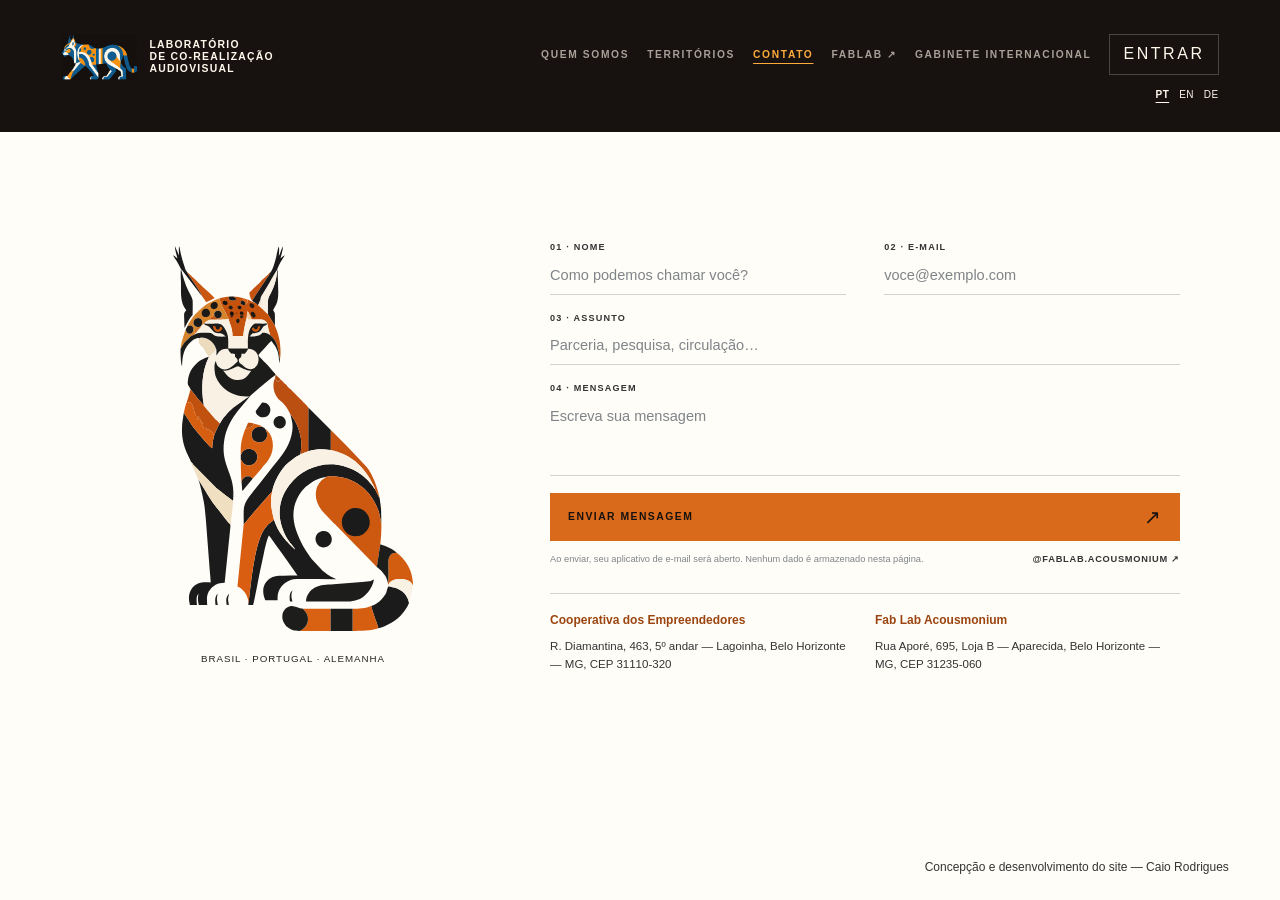
<file: contato.html>
<!doctype html>
<html lang="pt-BR">
<head>
  <meta charset="utf-8">
  <meta name="viewport" content="width=device-width, initial-scale=1">
  <meta name="description" content="Entre em contato com o Laboratório de Co-realização Audiovisual.">
  <meta name="theme-color" content="#fffdf8">
  <title>Contato · Laboratório de Co-realização</title>
  <link rel="stylesheet" href="styles.css">
  <link rel="stylesheet" href="contato.css">
  <link rel="stylesheet" href="i18n.css">
  <script src="i18n.js" defer></script>
  <link rel="stylesheet" href="public-header.css">
  <link rel="stylesheet" href="public-footer.css">
</head>
<body class="contact-page">
  <div class="public-header-shell">
    <header class="portal-header">
      <a class="portal-wordmark" href="index.html" aria-label="Laboratório de Co-realização Audiovisual — início">
        <span class="portal-logo-symbol" aria-hidden="true">
          <img class="portal-logo-image" src="logo_laboratorio/logo_laboratorio-paleta-home.png" alt="" width="1254" height="1254">
        </span>
        <span class="portal-wordmark-text">
          <span>Laboratório</span>
          <span>de Co-realização</span>
          <span>Audiovisual</span>
        </span>
      </a>

      <button class="portal-menu-toggle" type="button" aria-expanded="false" aria-controls="portal-navigation">
        <span>Menu</span>
        <span class="menu-lines" aria-hidden="true"></span>
      </button>

      <nav id="portal-navigation" class="portal-navigation" aria-label="Navegação principal">
        <a href="quem-somos.html">Quem somos</a>
        <a href="territorios.html">Territórios</a>
        
        <a href="contato.html" aria-current="page">Contato</a>
        <a href="https://www.instagram.com/fablab.acousmonium/" target="_blank" rel="noopener noreferrer" aria-label="Fablab Acousmonium no Instagram, abre em nova aba">Fablab ↗</a>
        <a class="portal-gabinete-link" href="gabinete_internacional.html">Gabinete internacional</a>
        <button id="login-open" class="portal-login-open" type="button" aria-haspopup="dialog" aria-expanded="false">Entrar</button>
      </nav>
    </header>
  </div>

  <main class="contact-stage">
    <figure class="contact-intro">
      <img class="contact-character" src="assets/bigcat_diretoria.técnica.svg" alt="Mascote da diretoria técnica do projeto Onça-Lince" width="916" height="1469" decoding="async">
      <figcaption>Brasil · Portugal · Alemanha</figcaption>
    </figure>

    <section class="contact-form-panel" aria-labelledby="form-title">
      <h1 id="form-title" class="contact-accessible-title">Contato</h1>

      <form class="contact-form" action="mailto:projeto@cooperativa.art" method="post" enctype="text/plain">
        <label for="nome"><span>01 · Nome</span><input id="nome" name="nome" type="text" autocomplete="name" placeholder="Como podemos chamar você?" required></label>
        <label for="email"><span>02 · E-mail</span><input id="email" name="email" type="email" autocomplete="email" placeholder="voce@exemplo.com" required></label>
        <label class="subject-field" for="assunto"><span>03 · Assunto</span><input id="assunto" name="assunto" type="text" placeholder="Parceria, pesquisa, circulação…" required></label>
        <label class="message-field" for="mensagem"><span>04 · Mensagem</span><textarea id="mensagem" name="mensagem" placeholder="Escreva sua mensagem" required></textarea></label>
        <button class="contact-submit" type="submit"><span>Enviar mensagem</span><strong aria-hidden="true">↗</strong></button>
      </form>

      <p class="form-note">
        <span>Ao enviar, seu aplicativo de e-mail será aberto. Nenhum dado é armazenado nesta página.</span>
        <a href="https://www.instagram.com/fablab.acousmonium/" target="_blank" rel="noopener noreferrer" aria-label="Fablab Acousmonium no Instagram, abre em nova aba">@fablab.acousmonium ↗</a>
      </p>
      <section class="contact-institutions" aria-label="Endereços institucionais">
        <div>
          <h2>Cooperativa dos Empreendedores</h2>
          <address>R. Diamantina, 463, 5º andar — Lagoinha, Belo Horizonte — MG, CEP 31110-320</address>
        </div>
        <div>
          <h2>Fab Lab Acousmonium</h2>
          <address>Rua Aporé, 695, Loja B — Aparecida, Belo Horizonte — MG, CEP 31235-060</address>
        </div>
      </section>
    </section>
  </main>

  <footer class="contact-footer">
    <p class="contact-credit">Concepção e desenvolvimento do site — Caio Rodrigues</p>
  </footer>


  <div id="login-modal" class="login-layer" hidden>
    <div class="login-backdrop" data-login-close aria-hidden="true"></div>
    <section class="login-panel" role="dialog" aria-modal="true" aria-labelledby="login-title" tabindex="-1">
      <button class="login-close" type="button" data-login-close aria-label="Fechar acesso ao painel">×</button>
      <p class="login-kicker">Área interna · equipe do laboratório</p>
      <h2 id="login-title">Acessar o painel</h2>
      <form id="login-form" novalidate>
        <label for="login-email">E-mail</label>
        <input id="login-email" name="email" type="email" autocomplete="username" inputmode="email" required>

        <label for="login-password">Senha</label>
        <input id="login-password" name="password" type="password" autocomplete="current-password" required>

        <p id="login-error" class="login-error" role="alert" aria-live="assertive"></p>
        <button class="login-submit" type="submit">Acessar painel</button>
      </form>
      <p class="login-note">Acesso demonstrativo. A autenticação segura será integrada em uma etapa futura.</p>
    </section>
  </div>
  <script src="script.js"></script>
</body>
</html>
</file>
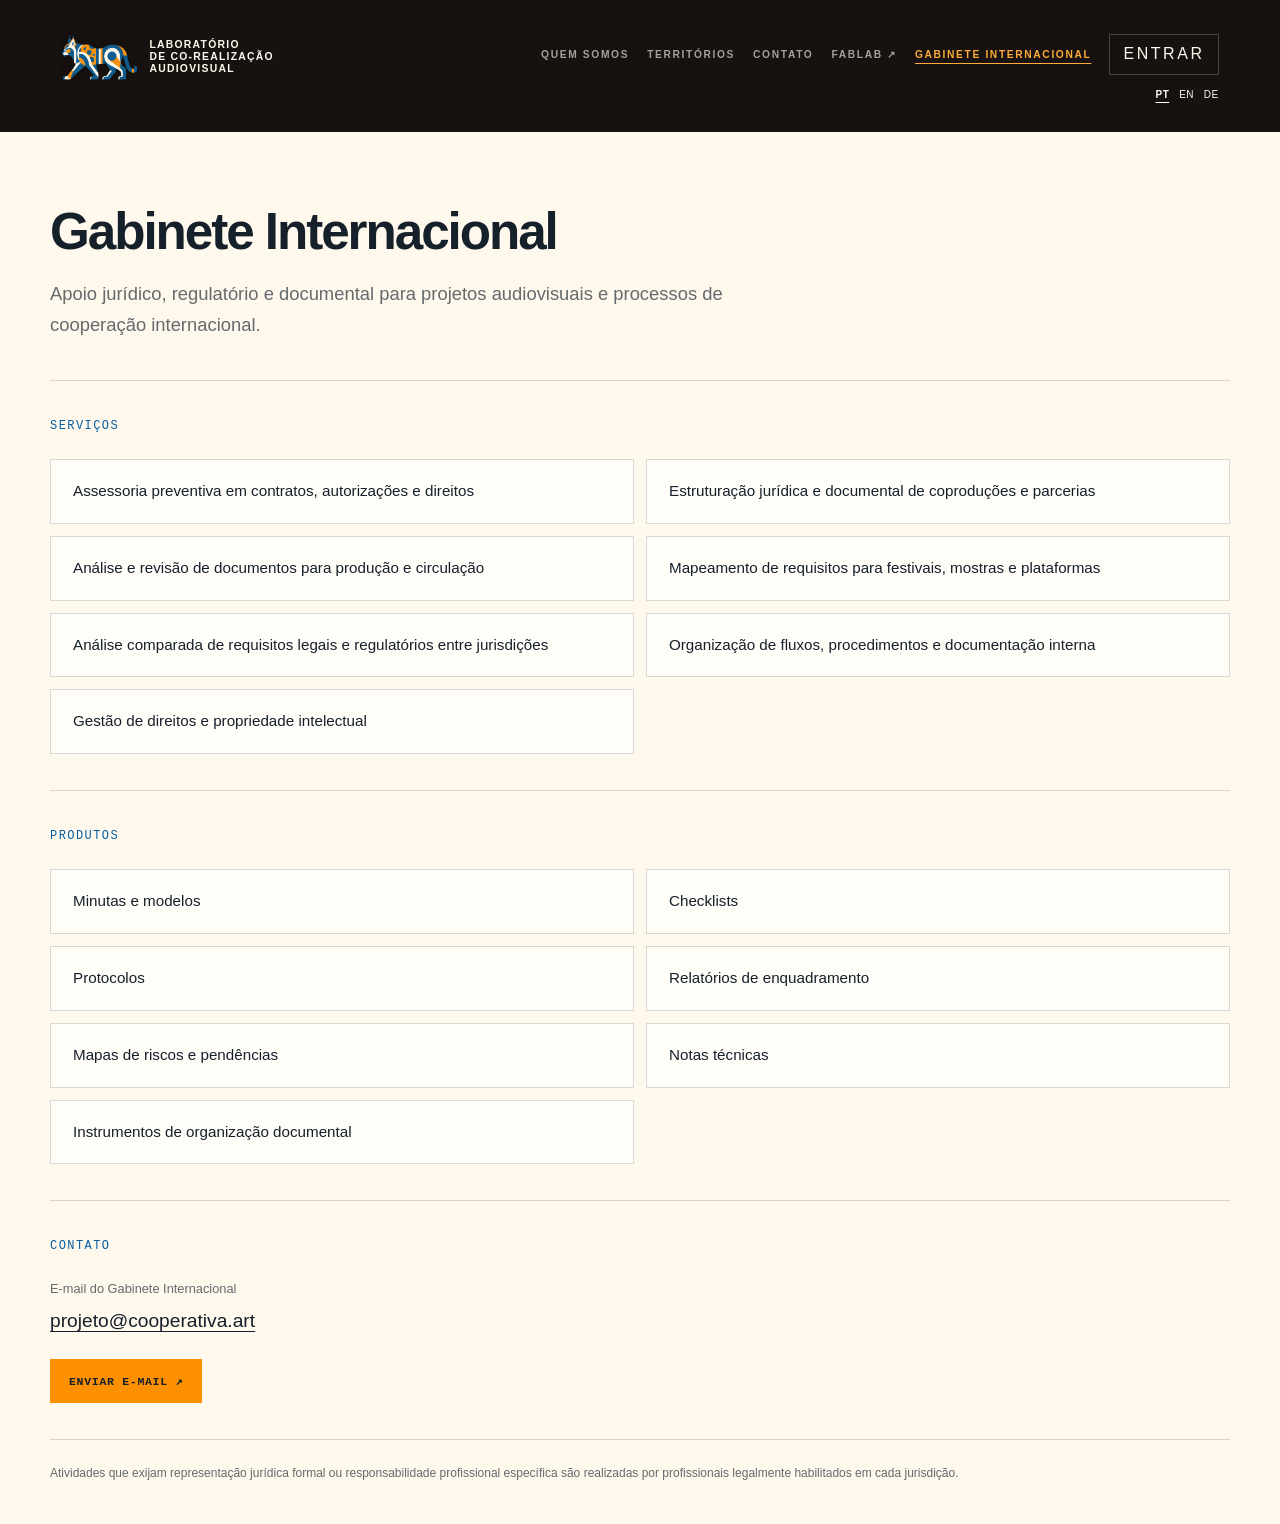
<file: gabinete_internacional.html>
<!DOCTYPE html>
<html lang="pt-BR">
<head>
  <meta charset="UTF-8" />
  <meta name="viewport" content="width=device-width, initial-scale=1.0" />

  <title>Gabinete Internacional · Onça Lince</title>

  <meta
    name="description"
    content="Apoio jurídico, regulatório e documental para projetos audiovisuais e processos de cooperação internacional."
  />

  <style>
    :root {
      --paper: #fff8ed;
      --surface: #fffdf8;
      --ink: #15202b;

      --orange: #fc9000;
      --green: #61df00;
      --pink: #e30041;
      --blue: #065ea2;

      --line: rgba(21, 32, 43, 0.16);
      --muted: rgba(21, 32, 43, 0.66);

      --max: 1180px;
    }

    * {
      box-sizing: border-box;
    }

    html {
      scroll-behavior: smooth;
    }

    body {
      margin: 0;
      background: var(--paper);
      color: var(--ink);
      font-family:
        Inter,
        Arial,
        Helvetica,
        sans-serif;

      line-height: 1.5;
    }

    a {
      color: inherit;
    }

    .page {
      width: min(var(--max), calc(100% - 40px));
      margin: 0 auto;
    }

    .office-hero { padding: clamp(40px, 6vw, 72px) 0 40px; }
    .office-hero h1 { max-width: 900px; margin: 0 0 20px; font-size: clamp(2rem, 4vw, 3.4rem); font-weight: 750; line-height: 1.08; letter-spacing: -.04em; }
    .office-hero p { max-width: 760px; margin: 0; color: var(--muted); font-size: clamp(1rem, 1.6vw, 1.15rem); line-height: 1.65; }
    .office-section { padding: 36px 0; border-top: 1px solid var(--line); }
    .office-section h2 { margin: 0 0 24px; color: var(--blue); font: 400 .75rem/1.5 monospace; letter-spacing: .12em; text-transform: uppercase; }
    .office-grid { display: grid; grid-template-columns: repeat(2, minmax(0, 1fr)); gap: 12px; margin: 0; padding: 0; list-style: none; }
    .office-grid li { min-width: 0; padding: 20px 22px; border: 1px solid var(--line); background: var(--surface); font-size: .95rem; line-height: 1.5; }
    .office-contact-label { margin: 0 0 8px; color: var(--muted); font-size: .8rem; }
    .office-email { margin: 0 0 24px; font-size: clamp(1rem, 2vw, 1.2rem); }
    .office-email a { text-decoration-thickness: 1px; text-underline-offset: 4px; }
    .office-contact-button { display: inline-flex; align-items: center; min-height: 44px; padding: 12px 18px; border: 1px solid var(--orange); background: var(--orange); color: var(--ink); font: 600 .72rem/1.5 monospace; letter-spacing: .06em; text-transform: uppercase; text-decoration: none; }
    .office-contact-button:hover { background: transparent; }
    .office-legal { margin: 0; padding: 24px 0 40px; border-top: 1px solid var(--line); color: var(--muted); font-size: .75rem; line-height: 1.65; }
    .office-main { overflow-wrap: anywhere; }
    .office-main :focus-visible { outline: 2px solid var(--blue); outline-offset: 4px; }
    @media (max-width: 680px) {
      .office-grid { grid-template-columns: minmax(0, 1fr); }
      .office-grid li { padding: 18px; }
      .office-section { padding: 28px 0; }
    }
    @media (prefers-reduced-motion: reduce) {
      html { scroll-behavior: auto; }
    }
  </style>
  <link rel="stylesheet" href="public-header.css">
  <link rel="stylesheet" href="i18n.css">
  <script>
    (() => {
      const translations = {
  "en": {
    "Assessoria preventiva em contratos, autorizações e direitos": "Preventive advisory on contracts, permissions and rights",
    "Estruturação jurídica e documental de coproduções e parcerias": "Legal and documentary structuring of co-productions and partnerships",
    "Análise e revisão de documentos para produção e circulação": "Analysis and review of documents for production and distribution",
    "Mapeamento de requisitos para festivais, mostras e plataformas": "Mapping of requirements for festivals, screenings and platforms",
    "Análise comparada de requisitos legais e regulatórios entre jurisdições": "Comparative analysis of legal and regulatory requirements across jurisdictions",
    "Organização de fluxos, procedimentos e documentação interna": "Organisation of workflows, procedures and internal documentation",
    "Gestão de direitos e propriedade intelectual": "Rights management and intellectual property",
    "Minutas e modelos": "Drafts and templates",
    "Checklists": "Checklists",
    "Protocolos": "Protocols",
    "Relatórios de enquadramento": "Reports on applicable frameworks",
    "Mapas de riscos e pendências": "Risk and outstanding issue maps",
    "Notas técnicas": "Technical notes",
    "Instrumentos de organização documental": "Document organisation tools",
    "Apoio jurídico, regulatório e documental para projetos audiovisuais e processos de cooperação internacional.": "Legal, regulatory and documentary support for audiovisual projects and international cooperation processes.",
    "Atividades que exijam representação jurídica formal ou responsabilidade profissional específica são realizadas por profissionais legalmente habilitados em cada jurisdição.": "Activities requiring formal legal representation or specific professional responsibility are carried out by professionals legally qualified in each jurisdiction.",
    "Gabinete Internacional": "International Office",
    "Gabinete Internacional · Onça Lince": "International Office · Onça Lince",
    "Serviços": "Services",
    "Produtos": "Products",
    "Contato": "Contact",
    "E-mail do Gabinete Internacional": "International Office email",
    "Enviar e-mail ↗": "Send email ↗"
  },
  "de": {
    "Assessoria preventiva em contratos, autorizações e direitos": "Präventive Beratung zu Verträgen, Genehmigungen und Rechten",
    "Estruturação jurídica e documental de coproduções e parcerias": "Rechtliche Gestaltung und Strukturierung der Dokumentation für Koproduktionen und Partnerschaften",
    "Análise e revisão de documentos para produção e circulação": "Analyse und Prüfung von Dokumenten für Produktion und Verbreitung",
    "Mapeamento de requisitos para festivais, mostras e plataformas": "Ermittlung der Anforderungen für Festivals, Filmreihen und Plattformen",
    "Análise comparada de requisitos legais e regulatórios entre jurisdições": "Vergleichende Analyse rechtlicher und regulatorischer Anforderungen verschiedener Rechtsordnungen",
    "Organização de fluxos, procedimentos e documentação interna": "Organisation von Arbeitsabläufen, Verfahren und interner Dokumentation",
    "Gestão de direitos e propriedade intelectual": "Rechtemanagement und geistiges Eigentum",
    "Minutas e modelos": "Entwürfe und Vorlagen",
    "Checklists": "Checklisten",
    "Protocolos": "Protokolle",
    "Relatórios de enquadramento": "Berichte zu anwendbaren Rahmenbedingungen",
    "Mapas de riscos e pendências": "Übersichten zu Risiken und offenen Punkten",
    "Notas técnicas": "Fachliche Erläuterungen",
    "Instrumentos de organização documental": "Instrumente zur Dokumentenorganisation",
    "Apoio jurídico, regulatório e documental para projetos audiovisuais e processos de cooperação internacional.": "Rechtliche, regulatorische und dokumentarische Unterstützung für audiovisuelle Projekte und internationale Kooperationsprozesse.",
    "Atividades que exijam representação jurídica formal ou responsabilidade profissional específica são realizadas por profissionais legalmente habilitados em cada jurisdição.": "Tätigkeiten, die eine formelle rechtliche Vertretung oder eine besondere berufliche Verantwortung erfordern, werden von Fachpersonen ausgeführt, die in der jeweiligen Rechtsordnung dazu befugt sind.",
    "Gabinete Internacional": "Internationales Büro",
    "Gabinete Internacional · Onça Lince": "Internationales Büro · Onça Lince",
    "Serviços": "Dienstleistungen",
    "Produtos": "Produkte",
    "Contato": "Kontakt",
    "E-mail do Gabinete Internacional": "E-Mail des Internationalen Büros",
    "Enviar e-mail ↗": "E-Mail senden ↗"
  }
};
      const language = new URL(location.href).searchParams.get('lang');
      if (!translations[language]) return;
      const localeUrl = new URL(`locales/${language}.js`, location.href).href;
      function extendPageDictionary(event) {
        if (event.target.tagName !== 'SCRIPT' || event.target.src !== localeUrl) return;
        Object.assign(window.PUBLIC_TRANSLATIONS, translations[language]);
        document.removeEventListener('load', extendPageDictionary, true);
      }
      document.addEventListener('load', extendPageDictionary, true);
    })();
  </script>
  <script src="i18n.js" defer></script>
  <link rel="stylesheet" href="public-footer.css">
</head>

<body>

  <!-- ===================================================
       HEADER
       =================================================== -->

  <div class="public-header-shell">
    <header class="portal-header">
      <a class="portal-wordmark" href="index.html" aria-label="Laboratório de Co-realização Audiovisual — início">
        <span class="portal-logo-symbol" aria-hidden="true">
          <img class="portal-logo-image" src="logo_laboratorio/logo_laboratorio-paleta-home.png" alt="" width="1254" height="1254">
        </span>
        <span class="portal-wordmark-text">
          <span>Laboratório</span>
          <span>de Co-realização</span>
          <span>Audiovisual</span>
        </span>
      </a>

      <button class="portal-menu-toggle" type="button" aria-expanded="false" aria-controls="portal-navigation">
        <span>Menu</span>
        <span class="menu-lines" aria-hidden="true"></span>
      </button>

      <nav id="portal-navigation" class="portal-navigation" aria-label="Navegação principal">
        <a href="quem-somos.html">Quem somos</a>
        <a href="territorios.html">Territórios</a>
        
        <a href="contato.html">Contato</a>
        <a href="https://www.instagram.com/fablab.acousmonium/" target="_blank" rel="noopener noreferrer" aria-label="Fablab Acousmonium no Instagram, abre em nova aba">Fablab ↗</a>
        <a class="portal-gabinete-link" href="gabinete_internacional.html" aria-current="page">Gabinete internacional</a>
        <button id="login-open" class="portal-login-open" type="button" aria-haspopup="dialog" aria-expanded="false">Entrar</button>
      </nav>
    </header>
  </div>


  <main class="office-main page">
    <header class="office-hero">
      <h1>Gabinete Internacional</h1>
      <p>Apoio jurídico, regulatório e documental para projetos audiovisuais e processos de cooperação internacional.</p>
    </header>

    <section class="office-section" aria-labelledby="services-title">
      <h2 id="services-title">Serviços</h2>
      <ul class="office-grid">
        <li>Assessoria preventiva em contratos, autorizações e direitos</li>
        <li>Estruturação jurídica e documental de coproduções e parcerias</li>
        <li>Análise e revisão de documentos para produção e circulação</li>
        <li>Mapeamento de requisitos para festivais, mostras e plataformas</li>
        <li>Análise comparada de requisitos legais e regulatórios entre jurisdições</li>
        <li>Organização de fluxos, procedimentos e documentação interna</li>
        <li>Gestão de direitos e propriedade intelectual</li>
      </ul>
    </section>

    <section class="office-section" aria-labelledby="products-title">
      <h2 id="products-title">Produtos</h2>
      <ul class="office-grid">
        <li>Minutas e modelos</li>
        <li>Checklists</li>
        <li>Protocolos</li>
        <li>Relatórios de enquadramento</li>
        <li>Mapas de riscos e pendências</li>
        <li>Notas técnicas</li>
        <li>Instrumentos de organização documental</li>
      </ul>
    </section>

    <section class="office-section office-contact" aria-labelledby="contact-title">
      <h2 id="contact-title">Contato</h2>
      <p class="office-contact-label">E-mail do Gabinete Internacional</p>
      <!-- Canal institucional já utilizado na página Contato do projeto. -->
      <p class="office-email"><a href="mailto:projeto@cooperativa.art">projeto@cooperativa.art</a></p>
      <a class="office-contact-button" href="mailto:projeto@cooperativa.art">Enviar e-mail ↗</a>
    </section>

    <p class="office-legal">Atividades que exijam representação jurídica formal ou responsabilidade profissional específica são realizadas por profissionais legalmente habilitados em cada jurisdição.</p>
  </main>




<div id="login-modal" class="login-layer" hidden>
    <div class="login-backdrop" data-login-close aria-hidden="true"></div>
    <section class="login-panel" role="dialog" aria-modal="true" aria-labelledby="login-title" tabindex="-1">
      <button class="login-close" type="button" data-login-close aria-label="Fechar acesso ao painel">×</button>
      <p class="login-kicker">Área interna · equipe do laboratório</p>
      <h2 id="login-title">Acessar o painel</h2>
      <form id="login-form" novalidate>
        <label for="login-email">E-mail</label>
        <input id="login-email" name="email" type="email" autocomplete="username" inputmode="email" required>

        <label for="login-password">Senha</label>
        <input id="login-password" name="password" type="password" autocomplete="current-password" required>

        <p id="login-error" class="login-error" role="alert" aria-live="assertive"></p>
        <button class="login-submit" type="submit">Acessar painel</button>
      </form>
      <p class="login-note">Acesso demonstrativo. A autenticação segura será integrada em uma etapa futura.</p>
    </section>
  </div>
  <script src="script.js"></script>
</body>
</html>
</file>
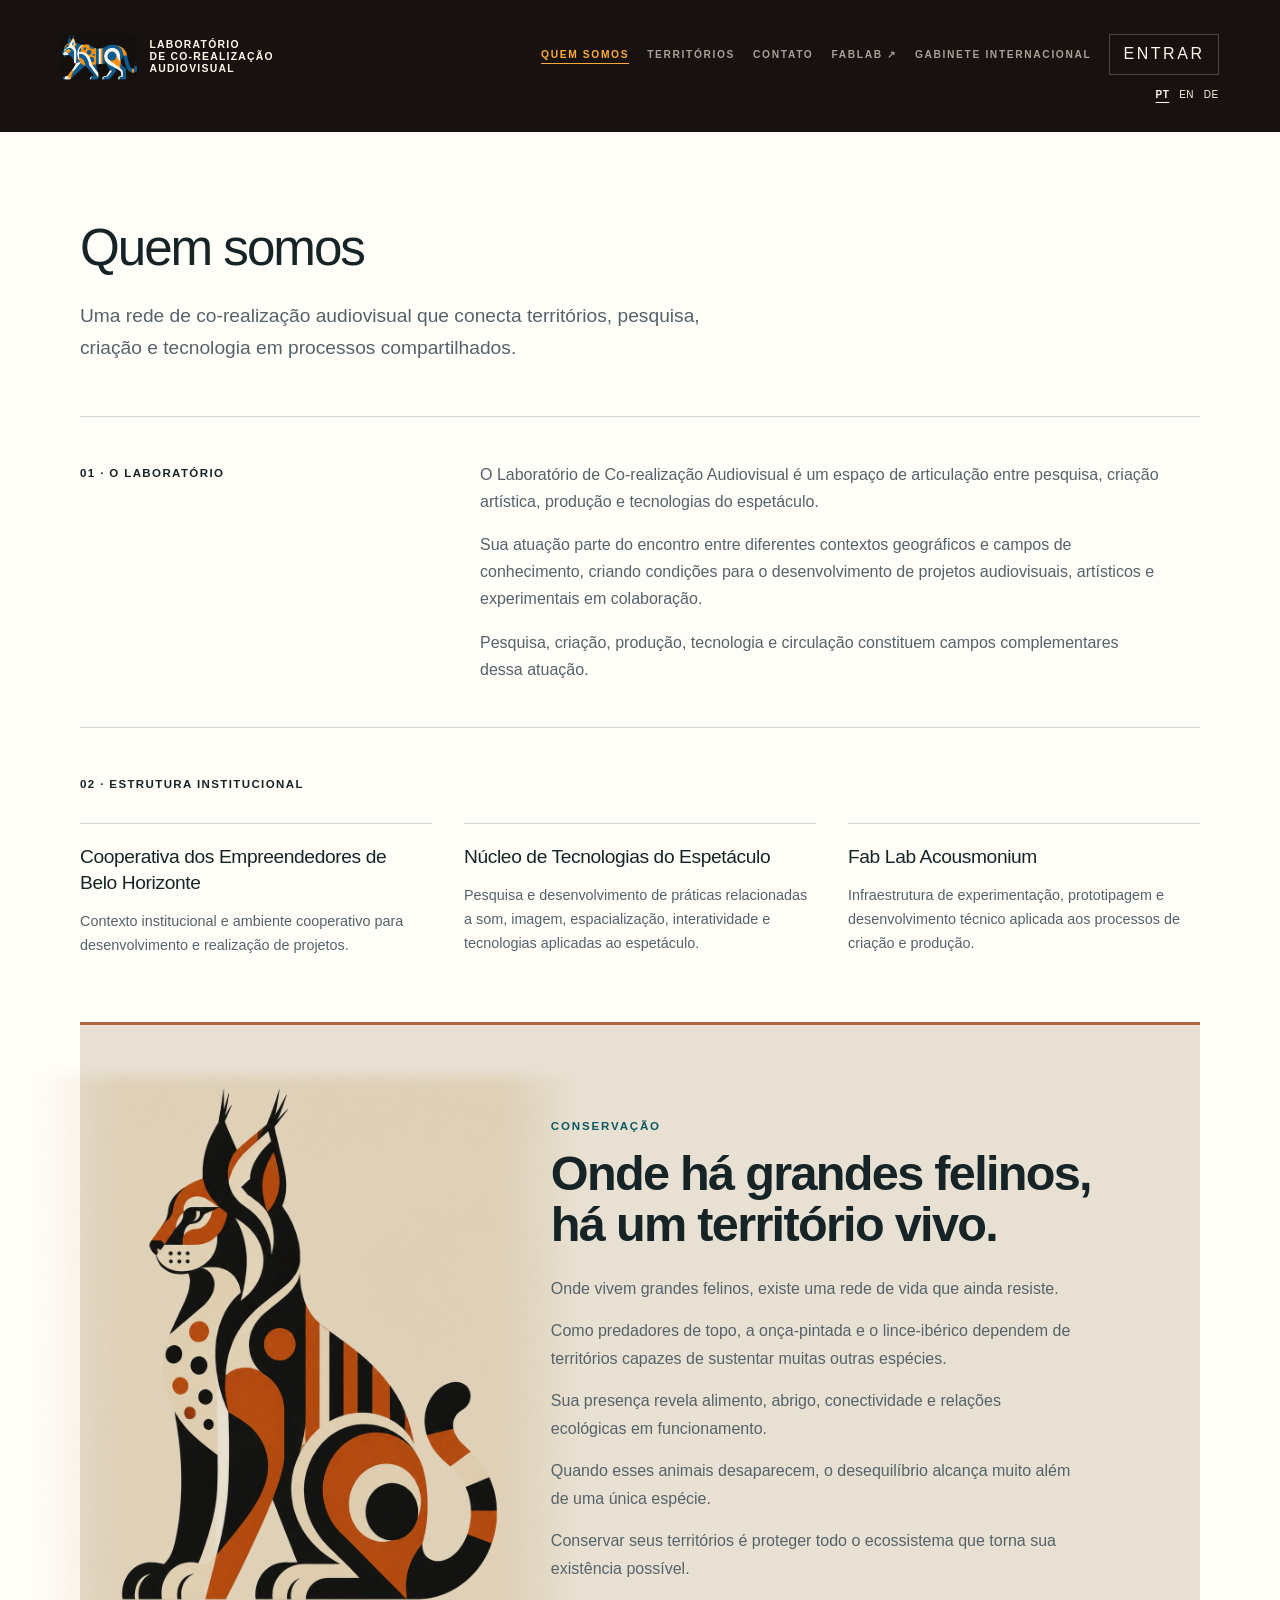
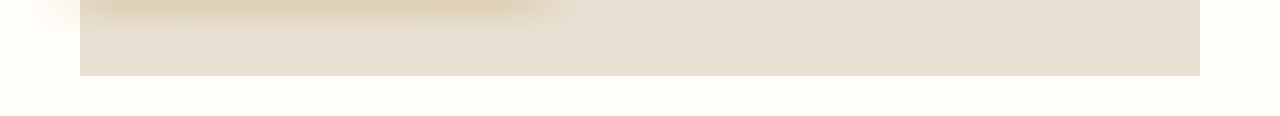
<file: quem-somos.html>
<!doctype html>
<html lang="pt-BR">
<head>
  <meta charset="utf-8">
  <meta name="viewport" content="width=device-width, initial-scale=1">
  <meta name="description" content="Conheça o Laboratório de Co-realização Audiovisual, sua rede de territórios e o Fablab Acousmonium.">
  <title>Quem Somos · Laboratório de Co-realização</title>
  <link rel="stylesheet" href="styles.css">
  <link rel="stylesheet" href="quem-somos.css">
  <link rel="stylesheet" href="i18n.css">
  <!-- Page-specific copy uses the existing public translation dictionary. -->
  <script>
    (() => {
      const translations = {
  "en": {
    "Uma rede de co-realização audiovisual que conecta territórios, pesquisa, criação e tecnologia em processos compartilhados.": "An audiovisual co-production network connecting territories, research, creation and technology through shared processes.",
    "CONSERVAÇÃO": "CONSERVATION",
    "Onde há grandes felinos, há um território vivo.": "Where great cats thrive, the land is alive.",
    "Onde vivem grandes felinos, existe uma rede de vida que ainda resiste.": "Where great cats live, a web of life still endures.",
    "Como predadores de topo, a onça-pintada e o lince-ibérico dependem de territórios capazes de sustentar muitas outras espécies.": "As apex predators, the jaguar and the Iberian lynx depend on habitats that can support many other species.",
    "Sua presença revela alimento, abrigo, conectividade e relações ecológicas em funcionamento.": "Their presence points to food, shelter, connected habitats and functioning ecological relationships.",
    "Quando esses animais desaparecem, o desequilíbrio alcança muito além de uma única espécie.": "When these animals disappear, the disruption reaches far beyond a single species.",
    "Conservar seus territórios é proteger todo o ecossistema que torna sua existência possível.": "Protecting their habitats means safeguarding the whole ecosystem that makes their existence possible.",
    "01 · O Laboratório": "01 · The Laboratory",
    "02 · Estrutura institucional": "02 · Institutional structure",
    "O Laboratório de Co-realização Audiovisual é um espaço de articulação entre pesquisa, criação artística, produção e tecnologias do espetáculo.": "O Laboratório de Co-realização Audiovisual brings together research, artistic creation, production and performance technologies.",
    "Sua atuação parte do encontro entre diferentes contextos geográficos e campos de conhecimento, criando condições para o desenvolvimento de projetos audiovisuais, artísticos e experimentais em colaboração.": "Its work draws on exchanges across geographical contexts and fields of knowledge, creating the conditions for collaborative audiovisual, artistic and experimental projects.",
    "Pesquisa, criação, produção, tecnologia e circulação constituem campos complementares dessa atuação.": "Research, creation, production, technology and the circulation of works are complementary areas of its practice.",
    "Contexto institucional e ambiente cooperativo para desenvolvimento e realização de projetos.": "An institutional setting and cooperative environment for developing and carrying out projects.",
    "Pesquisa e desenvolvimento de práticas relacionadas a som, imagem, espacialização, interatividade e tecnologias aplicadas ao espetáculo.": "Research and development of practices involving sound, image, spatialization, interactivity and technologies for performance.",
    "Infraestrutura de experimentação, prototipagem e desenvolvimento técnico aplicada aos processos de criação e produção.": "Infrastructure for experimentation, prototyping and technical development that supports creative and production processes.",
    "Núcleo de Tecnologias do Espetáculo": "Núcleo de Tecnologias do Espetáculo"
  },
  "de": {
    "Uma rede de co-realização audiovisual que conecta territórios, pesquisa, criação e tecnologia em processos compartilhados.": "Ein Netzwerk für audiovisuelle Koproduktion, das Territorien, Forschung, Kreation und Technologie in gemeinsamen Prozessen verbindet.",
    "CONSERVAÇÃO": "ARTENSCHUTZ",
    "Onde há grandes felinos, há um território vivo.": "Wo große Katzen leben, ist auch das Land lebendig.",
    "Onde vivem grandes felinos, existe uma rede de vida que ainda resiste.": "Wo große Katzen leben, besteht noch ein Netz des Lebens.",
    "Como predadores de topo, a onça-pintada e o lince-ibérico dependem de territórios capazes de sustentar muitas outras espécies.": "Als Spitzenprädatoren sind der Jaguar und der Iberische Luchs auf Lebensräume angewiesen, die auch viele andere Arten erhalten können.",
    "Sua presença revela alimento, abrigo, conectividade e relações ecológicas em funcionamento.": "Ihre Anwesenheit deutet auf Nahrung, Schutz, vernetzte Lebensräume und funktionierende ökologische Beziehungen hin.",
    "Quando esses animais desaparecem, o desequilíbrio alcança muito além de uma única espécie.": "Wenn diese Tiere verschwinden, reicht das Ungleichgewicht weit über eine einzelne Art hinaus.",
    "Conservar seus territórios é proteger todo o ecossistema que torna sua existência possível.": "Ihre Lebensräume zu bewahren heißt, das gesamte Ökosystem zu schützen, das ihre Existenz ermöglicht.",
    "01 · O Laboratório": "01 · Das Labor",
    "02 · Estrutura institucional": "02 · Institutionelle Struktur",
    "O Laboratório de Co-realização Audiovisual é um espaço de articulação entre pesquisa, criação artística, produção e tecnologias do espetáculo.": "O Laboratório de Co-realização Audiovisual verbindet Forschung, künstlerisches Schaffen, Produktion und Veranstaltungstechnik.",
    "Sua atuação parte do encontro entre diferentes contextos geográficos e campos de conhecimento, criando condições para o desenvolvimento de projetos audiovisuais, artísticos e experimentais em colaboração.": "Seine Arbeit geht vom Austausch zwischen unterschiedlichen geografischen Kontexten und Wissensgebieten aus und schafft die Voraussetzungen für die gemeinsame Entwicklung audiovisueller, künstlerischer und experimenteller Projekte.",
    "Pesquisa, criação, produção, tecnologia e circulação constituem campos complementares dessa atuação.": "Forschung, künstlerisches Schaffen, Produktion, Technologie und die Verbreitung von Werken bilden einander ergänzende Tätigkeitsfelder.",
    "Contexto institucional e ambiente cooperativo para desenvolvimento e realização de projetos.": "Institutioneller Rahmen und kooperatives Umfeld für die Entwicklung und Umsetzung von Projekten.",
    "Pesquisa e desenvolvimento de práticas relacionadas a som, imagem, espacialização, interatividade e tecnologias aplicadas ao espetáculo.": "Erforschung und Entwicklung von Praktiken in den Bereichen Klang, Bild, räumliche Gestaltung, Interaktivität und Veranstaltungstechnik.",
    "Infraestrutura de experimentação, prototipagem e desenvolvimento técnico aplicada aos processos de criação e produção.": "Infrastruktur für Experimente, Prototypenbau und technische Entwicklung zur Unterstützung von Gestaltungs- und Produktionsprozessen.",
    "Núcleo de Tecnologias do Espetáculo": "Núcleo de Tecnologias do Espetáculo"
  }
};
      const language = new URL(location.href).searchParams.get('lang');
      if (!translations[language]) return;
      const localeUrl = new URL(`locales/${language}.js`, location.href).href;
      function extendPageDictionary(event) {
        if (event.target.tagName !== 'SCRIPT' || event.target.src !== localeUrl) return;
        Object.assign(window.PUBLIC_TRANSLATIONS, translations[language]);
        document.removeEventListener('load', extendPageDictionary, true);
      }
      document.addEventListener('load', extendPageDictionary, true);
    })();
  </script>
  <script src="i18n.js" defer></script>
  <link rel="stylesheet" href="public-header.css">
  <link rel="stylesheet" href="public-footer.css">
</head>
<body class="about-page">
  <div class="public-header-shell">
    <header class="portal-header">
      <a class="portal-wordmark" href="index.html" aria-label="Laboratório de Co-realização Audiovisual — início">
        <span class="portal-logo-symbol" aria-hidden="true">
          <img class="portal-logo-image" src="logo_laboratorio/logo_laboratorio-paleta-home.png" alt="" width="1254" height="1254">
        </span>
        <span class="portal-wordmark-text">
          <span>Laboratório</span>
          <span>de Co-realização</span>
          <span>Audiovisual</span>
        </span>
      </a>

      <button class="portal-menu-toggle" type="button" aria-expanded="false" aria-controls="portal-navigation">
        <span>Menu</span>
        <span class="menu-lines" aria-hidden="true"></span>
      </button>

      <nav id="portal-navigation" class="portal-navigation" aria-label="Navegação principal">
        <a href="quem-somos.html" aria-current="page">Quem somos</a>
        <a href="territorios.html">Territórios</a>
        
        <a href="contato.html">Contato</a>
        <a href="https://www.instagram.com/fablab.acousmonium/" target="_blank" rel="noopener noreferrer" aria-label="Fablab Acousmonium no Instagram, abre em nova aba">Fablab ↗</a>
        <a class="portal-gabinete-link" href="gabinete_internacional.html">Gabinete internacional</a>
        <button id="login-open" class="portal-login-open" type="button" aria-haspopup="dialog" aria-expanded="false">Entrar</button>
      </nav>
    </header>
  </div>

  <main class="wrap about-main">
    <header class="about-opening">
      <h1 id="about-title">Quem somos</h1>
      <p>Uma rede de co-realização audiovisual que conecta territórios, pesquisa, criação e tecnologia em processos compartilhados.</p>
    </header>

    <section class="about-block" id="identidade" aria-labelledby="laboratory-title">
      <h2 id="laboratory-title">01 · O Laboratório</h2>
      <div class="about-copy">
        <p>O Laboratório de Co-realização Audiovisual é um espaço de articulação entre pesquisa, criação artística, produção e tecnologias do espetáculo.</p>
        <p>Sua atuação parte do encontro entre diferentes contextos geográficos e campos de conhecimento, criando condições para o desenvolvimento de projetos audiovisuais, artísticos e experimentais em colaboração.</p>
        <p>Pesquisa, criação, produção, tecnologia e circulação constituem campos complementares dessa atuação.</p>
      </div>
    </section>

    <section class="about-block about-institutions" id="instituicoes" aria-labelledby="institutions-title">
      <h2 id="institutions-title">02 · Estrutura institucional</h2>
      <div class="about-institution-grid">
        <article>
          <h3>Cooperativa dos Empreendedores de Belo Horizonte</h3>
          <p>Contexto institucional e ambiente cooperativo para desenvolvimento e realização de projetos.</p>
        </article>
        <article>
          <h3>Núcleo de Tecnologias do Espetáculo</h3>
          <p>Pesquisa e desenvolvimento de práticas relacionadas a som, imagem, espacialização, interatividade e tecnologias aplicadas ao espetáculo.</p>
        </article>
        <article>
          <h3>Fab Lab Acousmonium</h3>
          <p>Infraestrutura de experimentação, prototipagem e desenvolvimento técnico aplicada aos processos de criação e produção.</p>
        </article>
      </div>
    </section>
    <section class="about-conservation conservation-campaign-v2" id="conservacao" aria-labelledby="conservation-title">
      <div class="about-conservation-visual" aria-hidden="true">
        <img src="assets/oncalice_perfil.png" alt="" width="1254" height="1254" loading="lazy" decoding="async">
      </div>
      <div class="about-conservation-copy">
        <p class="eyebrow">CONSERVAÇÃO</p>
        <h2 id="conservation-title">Onde há grandes felinos, há um território vivo.</h2>
        <p>Onde vivem grandes felinos, existe uma rede de vida que ainda resiste.</p>
        <p>Como predadores de topo, a onça-pintada e o lince-ibérico dependem de territórios capazes de sustentar muitas outras espécies.</p>
        <p>Sua presença revela alimento, abrigo, conectividade e relações ecológicas em funcionamento.</p>
        <p>Quando esses animais desaparecem, o desequilíbrio alcança muito além de uma única espécie.</p>
        <p>Conservar seus territórios é proteger todo o ecossistema que torna sua existência possível.</p>
      </div>
    </section>
  </main>

  <div id="login-modal" class="login-layer" hidden>
    <div class="login-backdrop" data-login-close aria-hidden="true"></div>
    <section class="login-panel" role="dialog" aria-modal="true" aria-labelledby="login-title" tabindex="-1">
      <button class="login-close" type="button" data-login-close aria-label="Fechar acesso ao painel">×</button>
      <p class="login-kicker">Área interna · equipe do laboratório</p>
      <h2 id="login-title">Acessar o painel</h2>
      <form id="login-form" novalidate>
        <label for="login-email">E-mail</label>
        <input id="login-email" name="email" type="email" autocomplete="username" inputmode="email" required>

        <label for="login-password">Senha</label>
        <input id="login-password" name="password" type="password" autocomplete="current-password" required>

        <p id="login-error" class="login-error" role="alert" aria-live="assertive"></p>
        <button class="login-submit" type="submit">Acessar painel</button>
      </form>
      <p class="login-note">Acesso demonstrativo. A autenticação segura será integrada em uma etapa futura.</p>
    </section>
  </div>
  <script src="script.js"></script>
</body>
</html>
</file>
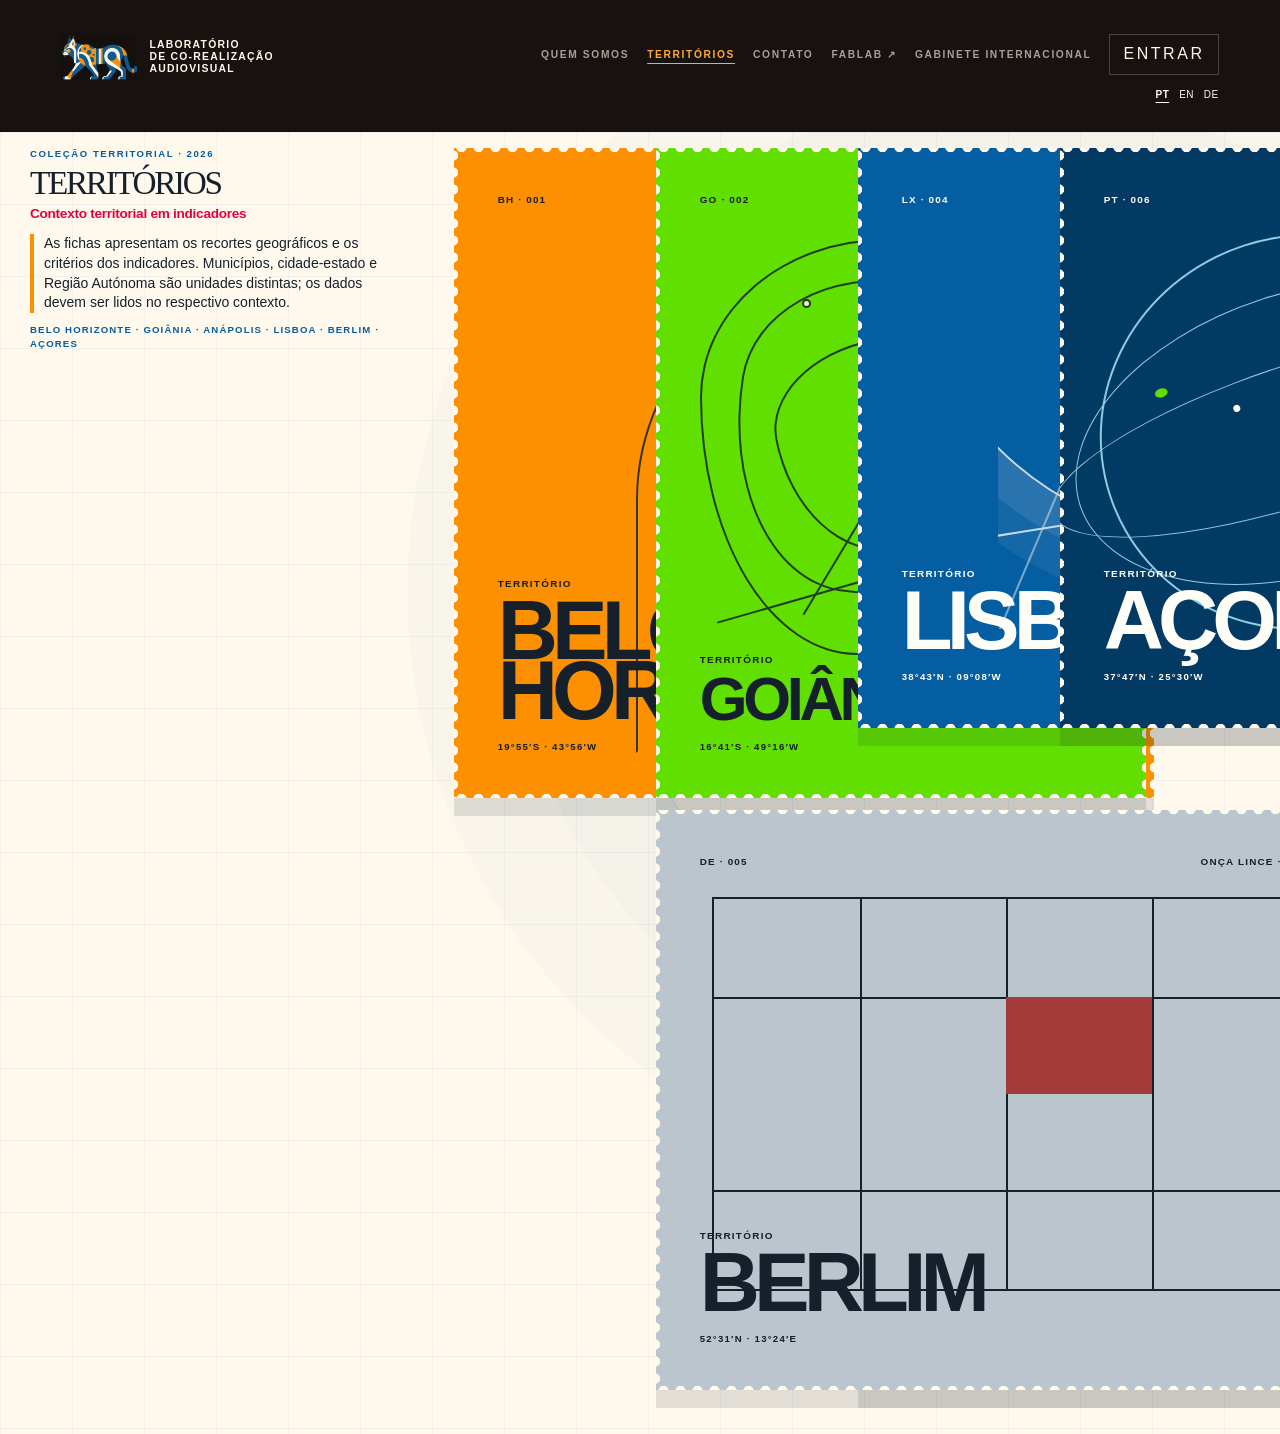
<file: territorios.html>
<!doctype html>
<html lang="pt-BR">
<head>
  <meta charset="utf-8">
  <meta name="viewport" content="width=device-width, initial-scale=1">
  <meta name="description" content="Fichas territoriais do Onça Lince: população, cultura, serviços e educação, com recortes geográficos explícitos.">
  <meta name="theme-color" content="#FFF8ED">
  <title>Territórios · Onça Lince</title>
  <link rel="stylesheet" href="styles.css">
  <link rel="stylesheet" href="nucleos.css">
  
  <link rel="stylesheet" href="i18n.css">
  <script src="i18n.js" defer></script>
  <link rel="stylesheet" href="public-header.css">
  <link rel="stylesheet" href="public-footer.css">
</head>
<body class="nodes-page territories-compact">
  <div class="public-header-shell">
    <header class="portal-header">
      <a class="portal-wordmark" href="index.html" aria-label="Laboratório de Co-realização Audiovisual — início">
        <span class="portal-logo-symbol" aria-hidden="true">
          <img class="portal-logo-image" src="logo_laboratorio/logo_laboratorio-paleta-home.png" alt="" width="1254" height="1254">
        </span>
        <span class="portal-wordmark-text">
          <span>Laboratório</span>
          <span>de Co-realização</span>
          <span>Audiovisual</span>
        </span>
      </a>

      <button class="portal-menu-toggle" type="button" aria-expanded="false" aria-controls="portal-navigation">
        <span>Menu</span>
        <span class="menu-lines" aria-hidden="true"></span>
      </button>

      <nav id="portal-navigation" class="portal-navigation" aria-label="Navegação principal">
        <a href="quem-somos.html">Quem somos</a>
        <a href="territorios.html" aria-current="page">Territórios</a>
        
        <a href="contato.html">Contato</a>
        <a href="https://www.instagram.com/fablab.acousmonium/" target="_blank" rel="noopener noreferrer" aria-label="Fablab Acousmonium no Instagram, abre em nova aba">Fablab ↗</a>
        <a class="portal-gabinete-link" href="gabinete_internacional.html">Gabinete internacional</a>
        <button id="login-open" class="portal-login-open" type="button" aria-haspopup="dialog" aria-expanded="false">Entrar</button>
      </nav>
    </header>
  </div>

  <template id="future-territory-navigation">
  <nav class="territory-nav" aria-label="Navegação entre os territórios">
    <div class="wrap territory-nav-inner">
      <span>Arquivo territorial</span>
      <div>
        <a href="#belo-horizonte" data-territory-link="belo-horizonte"><b>01</b> BH</a>
        <a href="#goiania" data-territory-link="goiania"><b>02</b> GO</a>
        <a href="#anapolis" data-territory-link="anapolis"><b>03</b> AN</a>
        <a href="#lisboa" data-territory-link="lisboa"><b>04</b> LX</a>
        <a href="#berlim" data-territory-link="berlim"><b>05</b> BE</a>
        <a href="#acores" data-territory-link="acores"><b>06</b> AZ</a>
      </div>
    </div>
  </nav>
  </template>

  <main>
    <section id="colecao" class="collection-hero" aria-labelledby="nodes-title">
      <div class="wrap collection-layout">
      <div class="collection-heading">
        <div class="collection-title">
          <p class="eyebrow">Coleção territorial · 2026</p>
          <h1 id="nodes-title">Territórios</h1>
          <p class="collection-subtitle">Contexto territorial em indicadores</p>
        </div>
        <div class="collection-intro">
          <p>As fichas apresentam os recortes geográficos e os critérios dos indicadores. Municípios, cidade-estado e Região Autónoma são unidades distintas; os dados devem ser lidos no respectivo contexto.</p>
          <p class="collection-route">Belo Horizonte · Goiânia · Anápolis · Lisboa · Berlim · Açores</p>
        </div>
      </div>


      <div class="stamp-collection" aria-label="Coleção de selos territoriais">
        <div class="stamp-slot slot-bh"><a class="nucleus-stamp stamp-bh stamp-large" data-stamp-for="belo-horizonte" style="--accent:#FC9000" aria-label="Explorar o território de Belo Horizonte">
          <span class="stamp-cut" aria-hidden="true"></span>
          <span class="stamp-header"><b>BH · 001</b><small>ONÇA LINCE · 2026</small></span>
          <span class="stamp-art stamp-art-bh" aria-hidden="true"><i></i><i></i><i></i><b></b><em></em></span>
          <span class="stamp-copy"><small>TERRITÓRIO</small><strong>BELO<br>HORIZONTE</strong><span>19°55′S · 43°56′W</span></span>
          <span class="stamp-action">EXPLORAR TERRITÓRIO ↘</span>
        </a></div>

        <div class="stamp-slot slot-go"><a class="nucleus-stamp stamp-go" data-stamp-for="goiania" style="--accent:#61DF00" aria-label="Explorar o território de Goiânia">
          <span class="stamp-cut" aria-hidden="true"></span>
          <span class="stamp-header"><b>GO · 002</b><small>ONÇA LINCE · 2026</small></span>
          <span class="stamp-art stamp-art-go" aria-hidden="true"><i></i><i></i><i></i><b></b><em></em></span>
          <span class="stamp-copy"><small>TERRITÓRIO</small><strong>GOIÂNIA</strong><span>16°41′S · 49°16′W</span></span>
          <span class="stamp-action">EXPLORAR TERRITÓRIO ↘</span>
        </a></div>

        <div class="stamp-slot slot-an"><a class="nucleus-stamp stamp-an" data-stamp-for="anapolis" style="--accent:#E30041" aria-label="Explorar o território de Anápolis">
          <span class="stamp-cut" aria-hidden="true"></span>
          <span class="stamp-header"><b>AN · 003</b><small>ONÇA LINCE · 2026</small></span>
          <span class="stamp-art stamp-art-an" aria-hidden="true"><i></i><i></i><i></i><b></b><em></em></span>
          <span class="stamp-copy"><small>TERRITÓRIO</small><strong>ANÁPOLIS</strong><span>16°20′S · 48°57′W</span></span>
          <span class="stamp-action">EXPLORAR TERRITÓRIO ↘</span>
        </a></div>

        <div class="stamp-slot slot-lx"><a class="nucleus-stamp stamp-lx stamp-wide" data-stamp-for="lisboa" style="--accent:#065EA2" aria-label="Explorar o território de Lisboa">
          <span class="stamp-cut" aria-hidden="true"></span>
          <span class="stamp-header"><b>LX · 004</b><small>ONÇA LINCE · EIXO ATLÂNTICO</small></span>
          <span class="stamp-art stamp-art-lx" aria-hidden="true"><i></i><i></i><i></i><b></b><em></em></span>
          <span class="stamp-copy"><small>TERRITÓRIO</small><strong>LISBOA</strong><span>38°43′N · 09°08′W</span></span>
          <span class="stamp-action">EXPLORAR TERRITÓRIO ↘</span>
        </a></div>

        <div class="stamp-slot slot-berlim"><a class="nucleus-stamp stamp-berlim" data-stamp-for="berlim" style="--accent:#BAC5CE" aria-label="Explorar território · Berlim">
          <span class="stamp-cut" aria-hidden="true"></span>
          <span class="stamp-header"><b>DE · 005</b><small>ONÇA LINCE · 2026</small></span>
          <span class="stamp-art stamp-art-berlim" aria-hidden="true"><i></i><i></i><i></i><b></b><em></em></span>
          <span class="stamp-copy"><small>TERRITÓRIO</small><strong>BERLIM</strong><span>52°31′N · 13°24′E</span></span>
          <span class="stamp-action">EXPLORAR TERRITÓRIO ↘</span>
        </a></div>

        <div class="stamp-slot slot-acores"><a class="nucleus-stamp stamp-acores" data-stamp-for="acores" style="--accent:#033A64" aria-label="Explorar território · Açores">
          <span class="stamp-cut" aria-hidden="true"></span>
          <span class="stamp-header"><b>PT · 006</b><small>ONÇA LINCE · 2026</small></span>
          <span class="stamp-art stamp-art-acores" aria-hidden="true"><i></i><i></i><i></i><b></b><em></em></span>
          <span class="stamp-copy"><small>TERRITÓRIO</small><strong>AÇORES</strong><span>37°47′N · 25°30′W</span></span>
          <span class="stamp-action">EXPLORAR TERRITÓRIO ↘</span>
        </a></div>
      </div>

      <template id="future-territory-legend">
      <div class="collection-future"><span aria-hidden="true">＋</span> — indica dado ainda não disponível ou não comparável</div>
      </template>
      </div>
    </section>

    <template id="future-territory-details">
    <section id="belo-horizonte" class="territory-dossier territory-bh" data-territory="belo-horizonte" aria-labelledby="belo-horizonte-title" style="--accent:#FC9000">
      <div class="wrap dossier-grid">
        <header class="dossier-header">
          <a class="mini-stamp" href="#colecao" aria-label="Voltar à coleção"><span>BH</span><b>001</b></a>
          <div class="dossier-index"><span>DOSSIÊ TERRITORIAL 01</span><span>BR · 19°55′S / 43°56′W</span></div>
          <p>Território</p>
          <h2 id="belo-horizonte-title">Belo<br>Horizonte</h2>
          <p class="dossier-summary">Município</p>
        </header>
        <div class="territory-statistics" data-statistics="belo-horizonte">
          <p>Indicadores aguardam pesquisa e validação de fontes.</p>
        </div>
      </div>
    </section>

    <section id="goiania" class="territory-dossier territory-go" data-territory="goiania" aria-labelledby="goiania-title" style="--accent:#61DF00">
      <div class="wrap dossier-grid">
        <header class="dossier-header">
          <a class="mini-stamp" href="#colecao" aria-label="Voltar à coleção"><span>GO</span><b>002</b></a>
          <div class="dossier-index"><span>DOSSIÊ TERRITORIAL 02</span><span>BR · 16°41′S / 49°16′W</span></div>
          <p>Território</p>
          <h2 id="goiania-title">Goiânia</h2>
          <p class="dossier-summary">Município</p>
        </header>
        <div class="territory-statistics" data-statistics="goiania">
          <p>Indicadores aguardam pesquisa e validação de fontes.</p>
        </div>
      </div>
    </section>

    <section id="anapolis" class="territory-dossier territory-an" data-territory="anapolis" aria-labelledby="anapolis-title" style="--accent:#E30041">
      <div class="wrap dossier-grid">
        <header class="dossier-header">
          <a class="mini-stamp" href="#colecao" aria-label="Voltar à coleção"><span>AN</span><b>003</b></a>
          <div class="dossier-index"><span>DOSSIÊ TERRITORIAL 03</span><span>BR · 16°20′S / 48°57′W</span></div>
          <p>Território</p>
          <h2 id="anapolis-title">Anápolis</h2>
          <p class="dossier-summary">Município</p>
        </header>
        <div class="territory-statistics" data-statistics="anapolis">
          <p>Indicadores aguardam pesquisa e validação de fontes.</p>
        </div>
      </div>
    </section>

    <section id="lisboa" class="territory-dossier territory-lx" data-territory="lisboa" aria-labelledby="lisboa-title" style="--accent:#065EA2">
      <div class="wrap dossier-grid">
        <header class="dossier-header">
          <a class="mini-stamp" href="#colecao" aria-label="Voltar à coleção"><span>LX</span><b>004</b></a>
          <div class="dossier-index"><span>DOSSIÊ TERRITORIAL 04</span><span>PT · 38°43′N / 09°08′W</span></div>
          <p>Território</p>
          <h2 id="lisboa-title">Lisboa</h2>
          <p class="dossier-summary">Município</p>
        </header>
        <div class="territory-statistics" data-statistics="lisboa">
          <p>Indicadores aguardam pesquisa e validação de fontes.</p>
        </div>
      </div>
    </section>
    <section id="acores" class="territory-dossier" data-territory="acores" aria-labelledby="sao-miguel-title" style="--accent:#3889C8">
      <div class="wrap dossier-grid">
        <header class="dossier-header">
          <p>Portugal</p>
          <span id="sao-miguel" aria-hidden="true"></span>
          <h2 id="sao-miguel-title">Açores</h2>
          <p class="dossier-summary">Região Autónoma</p>
          <p class="territory-coordinate-note">Ponto cartográfico em São Miguel; indicadores referentes à Região Autónoma dos Açores.</p>
        </header>
        <div class="territory-statistics" data-statistics="acores">
          <p>Indicadores aguardam pesquisa e validação de fontes.</p>
        </div>
      </div>
    </section>
    <section id="berlim" class="territory-dossier" data-territory="berlim" aria-labelledby="berlim-title" style="--accent:#3889C8">
      <div class="wrap dossier-grid">
        <header class="dossier-header">
          <p>Alemanha</p>
          <h2 id="berlim-title">Berlim</h2>
          <p class="dossier-summary">Cidade-estado</p>
        </header>
        <div class="territory-statistics" data-statistics="berlim">
          <p>Indicadores aguardam pesquisa e validação de fontes.</p>
        </div>
      </div>
    </section>
    </template>
  </main>


  <script src="territories-data.js"></script>
  <script src="territories.js"></script>
  <div id="login-modal" class="login-layer" hidden>
    <div class="login-backdrop" data-login-close aria-hidden="true"></div>
    <section class="login-panel" role="dialog" aria-modal="true" aria-labelledby="login-title" tabindex="-1">
      <button class="login-close" type="button" data-login-close aria-label="Fechar acesso ao painel">×</button>
      <p class="login-kicker">Área interna · equipe do laboratório</p>
      <h2 id="login-title">Acessar o painel</h2>
      <form id="login-form" novalidate>
        <label for="login-email">E-mail</label>
        <input id="login-email" name="email" type="email" autocomplete="username" inputmode="email" required>

        <label for="login-password">Senha</label>
        <input id="login-password" name="password" type="password" autocomplete="current-password" required>

        <p id="login-error" class="login-error" role="alert" aria-live="assertive"></p>
        <button class="login-submit" type="submit">Acessar painel</button>
      </form>
      <p class="login-note">Acesso demonstrativo. A autenticação segura será integrada em uma etapa futura.</p>
    </section>
  </div>
  <script src="script.js"></script>
</body>
</html>
</file>
<file: styles.css>
:root {
  --paper: #f4f0e6;
  --paper-deep: #e8e1d3;
  --ink: #172427;
  --muted: #647274;
  --sea: #0b5961;
  --sea-dark: #07363e;
  --copper: #ad6842;
  --green: #587363;
  --line: rgba(23, 36, 39, .18);
  --white: #fffdf8;
  --display: Georgia, 'Times New Roman', serif;
  --body: 'Trebuchet MS', 'Segoe UI', sans-serif;
  --max: 1220px;
}
* { box-sizing: border-box; }
html { scroll-behavior: smooth; }
body { margin: 0; color: var(--ink); background: var(--paper); font-family: var(--body); line-height: 1.6; }
a { color: inherit; }
.wrap { width: min(var(--max), calc(100% - 48px)); margin: 0 auto; }
.site-header { position: sticky; top: 0; z-index: 20; background: rgba(244,240,230,.9); border-bottom: 1px solid var(--line); backdrop-filter: blur(16px); }
.header-inner { min-height: 72px; display: flex; align-items: center; justify-content: space-between; gap: 24px; }
.brand { display: inline-flex; align-items: center; gap: 11px; text-decoration: none; font-size: .78rem; font-weight: 700; letter-spacing: .11em; text-transform: uppercase; }
.brand-mark { width: 32px; height: 32px; border: 1px solid var(--sea); border-radius: 50%; display: grid; place-items: center; color: var(--sea); font-family: var(--display); font-size: 1.3rem; }
.site-nav { display: flex; align-items: center; gap: 22px; font-size: .87rem; }
.site-nav a { text-decoration: none; color: var(--muted); }
.site-nav a:hover, .site-nav a[aria-current='page'] { color: var(--ink); }
.nav-cta, .button { display: inline-flex; align-items: center; justify-content: center; border: 1px solid var(--ink); padding: 11px 17px; text-decoration: none; font-size: .85rem; font-weight: 700; transition: .2s ease; }
.nav-cta:hover, .button:hover { background: var(--ink); color: var(--white); }
.menu-toggle { display: none; border: 0; background: transparent; font-size: 1.5rem; color: var(--ink); }
.hero { min-height: calc(100vh - 72px); display: grid; align-items: center; overflow: hidden; background: radial-gradient(circle at 75% 35%, rgba(11,89,97,.14), transparent 27%), var(--paper); }
.hero-grid { display: grid; grid-template-columns: .88fr 1.12fr; align-items: center; gap: clamp(30px, 7vw, 100px); padding: 70px 0 85px; }
.eyebrow, .label { color: var(--sea); font-size: .72rem; font-weight: 700; letter-spacing: .16em; text-transform: uppercase; }
h1, h2, h3 { font-family: var(--display); font-weight: 400; }
h1 { max-width: 700px; margin: 18px 0 24px; font-size: clamp(3.5rem, 7.5vw, 7.8rem); line-height: .88; letter-spacing: -.03em; }
h2 { margin: 0 0 18px; font-size: clamp(2.6rem, 5vw, 5.2rem); line-height: .95; }
h3 { font-size: 1.65rem; line-height: 1.05; margin: 0 0 12px; }
.lede { max-width: 590px; color: #405153; font-size: clamp(1.05rem, 1.7vw, 1.28rem); }
.hero-actions { display: flex; flex-wrap: wrap; gap: 12px; margin-top: 30px; }
.button.primary { background: var(--sea); border-color: var(--sea); color: var(--white); }
.button.ghost { border-color: var(--line); }
.hero-note { margin-top: 35px; padding-left: 16px; border-left: 3px solid var(--copper); color: var(--muted); font-size: .9rem; }
.earth-stage { min-width: 0; position: relative; }
#earth-canvas { width: 100%; height: min(66vw, 650px); min-height: 430px; display: block; }
.globe-caption { display: flex; justify-content: space-between; gap: 18px; color: var(--muted); font-size: .72rem; letter-spacing: .08em; text-transform: uppercase; }
.section { padding: 120px 0; }
.section.tinted { background: var(--paper-deep); }
.section.dark { color: var(--white); background: var(--sea-dark); }
.section-head { display: grid; grid-template-columns: .72fr 1.28fr; gap: 50px; margin-bottom: 52px; }
.section-head p, .prose { max-width: 680px; color: var(--muted); font-size: 1.05rem; }
.dark .section-head p, .dark .prose { color: #c1d0cd; }
.origin-grid { display: grid; grid-template-columns: 1fr 1.1fr; gap: 70px; align-items: center; }
.book-card { min-height: 370px; padding: 32px; display: flex; flex-direction: column; justify-content: space-between; color: var(--white); background: linear-gradient(145deg, #214f52, #a7623e); box-shadow: 18px 18px 0 rgba(11,89,97,.14); }
.book-card .book-title { max-width: 260px; font-family: var(--display); font-size: 2.3rem; line-height: 1; }
.book-card .book-credit { font-size: .82rem; letter-spacing: .08em; text-transform: uppercase; }
.process-grid, .nodes-grid, .feature-grid, .profile-grid, .reg-grid { display: grid; grid-template-columns: repeat(3, 1fr); gap: 18px; }
.process-step, .node, .feature, .profile, .reg-block { padding: 24px; border: 1px solid var(--line); background: rgba(255,253,248,.48); }
.process-step { min-height: 220px; position: relative; }
.process-step .index { color: var(--copper); font-family: var(--display); font-size: 3.3rem; line-height: 1; }
.process-step p, .node p, .feature p, .profile p, .reg-block p, .reg-block li { color: var(--muted); }
.nodes-grid { grid-template-columns: repeat(4, 1fr); }
.node { border-top: 3px solid var(--sea); }
.node:nth-child(2) { border-color: var(--copper); } .node:nth-child(3) { border-color: var(--green); } .node:nth-child(4) { border-color: #7a8491; }
.node .coordinates { display: block; margin-top: 30px; color: var(--muted); font-size: .7rem; letter-spacing: .1em; }
.route { display: flex; align-items: stretch; margin-top: 35px; }
.route-item { flex: 1; padding: 20px 14px; border-top: 1px solid var(--ink); position: relative; }
.route-item::before { content: ''; position: absolute; top: -5px; left: 0; width: 9px; height: 9px; border: 1px solid var(--ink); border-radius: 50%; background: var(--paper); }
.route-item strong { display: block; font-family: var(--display); font-size: 1.3rem; }
.route-item span { color: var(--muted); font-size: .78rem; }
.feature-grid { grid-template-columns: repeat(3, 1fr); }
.feature { min-height: 190px; display: flex; flex-direction: column; justify-content: space-between; }
.feature a { color: var(--sea); font-weight: 700; font-size: .82rem; }
.page-hero { padding: 105px 0 75px; background: radial-gradient(circle at 85% 20%, rgba(173,104,66,.12), transparent 25%), var(--paper-deep); }
.page-hero h1 { font-size: clamp(3.4rem, 7vw, 6.7rem); }
.two-col { display: grid; grid-template-columns: .8fr 1.2fr; gap: 70px; }
.quote { margin: 0; padding: 22px 0 22px 25px; border-left: 3px solid var(--copper); font-family: var(--display); font-size: 2rem; line-height: 1.1; }
.profile-grid { grid-template-columns: repeat(4, 1fr); }
.profile { min-height: 220px; }
.profile .avatar { width: 54px; height: 54px; display: grid; place-items: center; margin-bottom: 30px; border-radius: 50%; background: var(--sea); color: var(--white); font-family: var(--display); font-size: 1.4rem; }
.institution-grid { grid-template-columns: repeat(3, 1fr); }
.institution-card { min-height: 340px; border-top: 3px solid #065ea2; }
.institution-card .label { margin-bottom: 16px; color: #065ea2; }
.institution-card h3 { font-size: clamp(1.45rem, 2.1vw, 2.15rem); line-height: 1.05; }
.institution-card a { display: inline-block; margin-top: 15px; color: #e30041; font-size: .72rem; font-weight: 800; letter-spacing: .08em; text-decoration: none; text-transform: uppercase; }
.institution-card a:hover { text-decoration: underline; text-underline-offset: 4px; }
.reg-grid { grid-template-columns: 1fr 1fr; }
.reg-block { min-height: 190px; }
.reg-block h3 { font-size: 1.35rem; }
.contact-grid { display: grid; grid-template-columns: .8fr 1.2fr; gap: 70px; }
.contact-list { margin: 30px 0 0; padding: 0; list-style: none; }
.contact-list li { padding: 13px 0; border-top: 1px solid var(--line); color: var(--muted); }
.contact-list strong { display: block; color: var(--ink); }
.form { display: grid; gap: 18px; }
.form label { display: grid; gap: 7px; color: var(--muted); font-size: .83rem; font-weight: 700; }
.form input, .form textarea { width: 100%; padding: 14px; border: 1px solid var(--line); border-radius: 0; background: rgba(255,253,248,.7); color: var(--ink); font: inherit; }
.form textarea { min-height: 170px; resize: vertical; }
.form input:focus, .form textarea:focus { outline: 2px solid var(--sea); outline-offset: 2px; }
.site-footer { padding: 42px 0; color: #c1d0cd; background: #102326; }
.footer-grid { display: grid; grid-template-columns: 1.2fr .8fr .8fr; gap: 35px; }
.footer-grid a { display: block; margin: 5px 0; color: #c1d0cd; text-decoration: none; font-size: .85rem; }
.footer-mark { color: var(--white); font-family: var(--display); font-size: 1.5rem; }
.reveal { animation: rise .8s both; }
@keyframes rise { from { opacity: 0; transform: translateY(18px); } to { opacity: 1; transform: translateY(0); } }
@media (max-width: 850px) { .hero-grid, .origin-grid, .section-head, .two-col, .contact-grid { grid-template-columns: 1fr; gap: 32px; } .nodes-grid, .profile-grid { grid-template-columns: repeat(2, 1fr); } .process-grid, .feature-grid, .reg-grid { grid-template-columns: 1fr 1fr; } .site-nav { display: none; position: absolute; top: 72px; left: 0; right: 0; padding: 18px 24px; background: var(--paper); border-bottom: 1px solid var(--line); flex-direction: column; align-items: flex-start; } .site-nav.open { display: flex; } .menu-toggle { display: block; } }
@media (max-width: 560px) { .wrap { width: min(var(--max), calc(100% - 32px)); } .hero-grid { padding: 48px 0 60px; } h1 { font-size: 3.35rem; } .section { padding: 78px 0; } .nodes-grid, .process-grid, .feature-grid, .profile-grid, .reg-grid { grid-template-columns: 1fr; } .route { display: block; border-left: 1px solid var(--ink); margin-left: 7px; } .route-item { border-top: 0; border-left: 0; padding: 12px 0 24px 22px; } .route-item::before { top: 17px; left: -5px; } #earth-canvas { min-height: 330px; height: 95vw; } .footer-grid { grid-template-columns: 1fr; } }
@media (prefers-reduced-motion: reduce) { *, *::before, *::after { scroll-behavior: auto !important; animation: none !important; transition: none !important; } }

/* Método distribuído, ciclo, acervo e desenvolvimento profissional. */
.distributed-method {
  position: relative;
  overflow: hidden;
  color: var(--white);
  background: #033a64;
}
.distributed-method::after {
  content: "";
  position: absolute;
  width: min(58vw, 780px);
  aspect-ratio: 1;
  right: -22%;
  top: -30%;
  border: 1px solid rgba(255, 255, 255, .12);
  border-radius: 50%;
  box-shadow: 0 0 0 7vw rgba(255,255,255,.025), 0 0 0 14vw rgba(255,255,255,.018);
  pointer-events: none;
}
.method-manifesto { position: relative; z-index: 1; max-width: 1040px; }
.method-manifesto .eyebrow { color: #ffab3b; }
.method-manifesto h2 { max-width: 1000px; margin-top: 20px; color: var(--white); font-size: clamp(3.4rem, 7vw, 7.4rem); }
.method-manifesto > p:last-child { max-width: 710px; color: rgba(255,255,255,.7); font-size: 1.08rem; }
.scene-parts { position: relative; z-index: 1; margin-top: 70px; display: grid; grid-template-columns: repeat(5, 1fr); border-top: 1px solid rgba(255,255,255,.25); border-left: 1px solid rgba(255,255,255,.15); }
.scene-parts article { min-height: 250px; padding: 23px 20px; border-right: 1px solid rgba(255,255,255,.15); border-bottom: 1px solid rgba(255,255,255,.15); }
.scene-parts span { color: #61df00; font: italic 1.35rem var(--display); }
.scene-parts h3 { margin-top: 40px; color: var(--white); font-size: 1.35rem; }
.scene-parts p { color: rgba(255,255,255,.62); font-size: .86rem; }
.method-quote { position: relative; z-index: 1; max-width: 980px; margin: 75px 0 0 auto; padding: 0 0 0 30px; border-left: 3px solid #e30041; color: var(--white); font: 400 clamp(2rem, 4vw, 4.2rem)/1.05 var(--display); }
.international-note { position: relative; z-index: 1; margin-top: 75px; padding-top: 25px; display: grid; grid-template-columns: .45fr 1fr 1fr; gap: 35px; border-top: 1px solid rgba(255,255,255,.25); }
.international-note strong { color: #ffab3b; font-size: .75rem; letter-spacing: .15em; }
.international-note p { margin: 0; color: rgba(255,255,255,.68); font-size: .9rem; }

.production-cycle { background: #fffdf8; }
.cycle-flow, .archive-flow, .outcomes-flow { display: flex; align-items: center; gap: 12px; overflow-x: auto; scrollbar-width: thin; }
.cycle-flow { margin: 10px 0 70px; padding: 16px 0; border-top: 1px solid var(--line); border-bottom: 1px solid var(--line); }
.cycle-flow span, .archive-flow span, .outcomes-flow span { flex: 0 0 auto; font-size: .65rem; font-weight: 800; letter-spacing: .11em; text-transform: uppercase; }
.cycle-flow i, .archive-flow i, .outcomes-flow i { flex: 0 0 auto; color: #e30041; font-style: normal; }
.month-grid { display: grid; grid-template-columns: repeat(5, 1fr); }
.month-grid article { min-height: 280px; padding: 24px 20px; border-top: 4px solid var(--sea); border-right: 1px solid var(--line); border-bottom: 1px solid var(--line); }
.month-grid article:first-child { border-left: 1px solid var(--line); }
.month-grid article:nth-child(2) { border-top-color: #ff9200; }
.month-grid article:nth-child(3) { border-top-color: #e30041; }
.month-grid article:nth-child(4) { border-top-color: #065ea2; }
.month-grid article:nth-child(5) { border-top-color: #61df00; }
.month-grid span { color: var(--copper); font-size: .62rem; font-weight: 800; letter-spacing: .14em; text-transform: uppercase; }
.month-grid h3 { margin-top: 42px; font-size: 1.45rem; }
.month-grid p { color: var(--muted); font-size: .86rem; }
.deliverable-grid { margin-top: 70px; display: grid; grid-template-columns: 1fr 1fr; gap: 20px; }
.deliverable-grid article { min-height: 360px; padding: clamp(28px, 4vw, 50px); border: 1px solid var(--line); background: var(--paper); }
.deliverable-grid h3 { max-width: 510px; font-size: clamp(2rem, 3.3vw, 3.5rem); }
.compact-list { margin: 28px 0 0; padding: 0; list-style: none; color: var(--muted); }
.compact-list li { padding: 8px 0; border-top: 1px solid var(--line); }
.coordination-note { color: var(--white); background: #07363e !important; }
.coordination-note .eyebrow { color: #61df00; }
.coordination-note h3 { color: var(--white); }
.coordination-note > p:not(.eyebrow) { color: #c1d0cd; }
.coordination-note strong { display: block; margin-top: 30px; padding-top: 16px; border-top: 1px solid rgba(255,255,255,.2); color: #ffab3b; font-size: .73rem; letter-spacing: .08em; }

.archive-section { background: var(--paper-deep); }
.archive-section .section-head strong { color: var(--ink); }
.archive-types { display: grid; grid-template-columns: 1fr 1fr; gap: 20px; }
.archive-types article { min-height: 310px; padding: clamp(28px, 4vw, 48px); border: 1px solid var(--line); background: rgba(255,253,248,.45); }
.archive-types span { color: #065ea2; font-size: .65rem; font-weight: 800; letter-spacing: .14em; text-transform: uppercase; }
.archive-types h3 { max-width: 480px; margin-top: 55px; font-size: clamp(2rem, 3.4vw, 3.6rem); }
.archive-types p { color: var(--muted); }
.archive-flow { margin: 50px 0; padding: 16px 20px; color: var(--white); background: #065ea2; }
.archive-flow i { color: #ffab3b; }
.archive-possibilities { max-width: 930px; margin: -22px 0 50px; color: var(--muted); }
.archive-possibilities strong { color: var(--ink); }
.archive-operations { display: grid; grid-template-columns: repeat(3, 1fr); gap: 18px; }
.archive-operations article { padding: 28px; border-top: 3px solid #ff9200; background: rgba(255,253,248,.58); }
.archive-operations article:nth-child(2) { border-top-color: #61df00; }
.archive-operations article:nth-child(3) { border-top-color: #e30041; }
.archive-operations h3 { font-size: 1.55rem; }
.archive-operations p:last-child { color: var(--muted); }

.professional-outcomes { color: var(--white); background: #17120f; }
.outcomes-header { display: grid; grid-template-columns: .7fr 1.3fr; gap: 30px 75px; align-items: end; }
.outcomes-header .eyebrow { grid-column: 1 / -1; color: #ffab3b; }
.outcomes-header h2 { color: var(--white); }
.outcomes-header > p:last-child { max-width: 620px; margin: 0 0 18px; color: rgba(255,255,255,.62); }
.outcome-cards { margin-top: 70px; display: grid; grid-template-columns: repeat(3, 1fr); border-top: 1px solid rgba(255,255,255,.18); border-left: 1px solid rgba(255,255,255,.18); }
.outcome-cards article { min-height: 230px; padding: 28px; border-right: 1px solid rgba(255,255,255,.18); border-bottom: 1px solid rgba(255,255,255,.18); }
.outcome-cards span { color: #61df00; font-size: .62rem; font-weight: 800; letter-spacing: .14em; text-transform: uppercase; }
.outcome-cards p { margin-top: 48px; color: rgba(255,255,255,.66); }
.outcome-cards strong { color: var(--white); font-family: var(--display); font-size: 1.25rem; font-weight: 400; line-height: 1.25; }
.outcomes-flow { margin-top: 55px; padding-top: 18px; border-top: 1px solid rgba(255,255,255,.22); }
.outcomes-flow i { color: #ffab3b; }

@media (max-width: 980px) {
  .scene-parts, .month-grid { grid-template-columns: repeat(2, 1fr); }
  .scene-parts article:last-child, .month-grid article:last-child { grid-column: 1 / -1; }
  .month-grid article:nth-child(odd) { border-left: 1px solid var(--line); }
  .international-note { grid-template-columns: 1fr 1fr; }
  .international-note strong { grid-column: 1 / -1; }
  .archive-operations { grid-template-columns: 1fr; }
}

@media (max-width: 700px) {
  .method-manifesto h2 { font-size: clamp(2.9rem, 13vw, 4.6rem); }
  .scene-parts, .month-grid, .deliverable-grid, .archive-types, .outcome-cards { grid-template-columns: 1fr; }
  .scene-parts article:last-child, .month-grid article:last-child { grid-column: auto; }
  .scene-parts article, .month-grid article { min-height: 0; }
  .month-grid article { border-left: 1px solid var(--line); }
  .international-note, .outcomes-header { grid-template-columns: 1fr; }
  .outcomes-header .eyebrow { grid-column: auto; }
  .method-quote { margin-top: 55px; font-size: 2rem; }
  .deliverable-grid article { min-height: 0; }
  .cycle-flow, .archive-flow, .outcomes-flow { margin-right: -16px; padding-right: 16px; }
}

/* Fablab Acousmonium — presença de marca na página Quem Somos. */
.acousmonium-section {
  position: relative;
  overflow: hidden;
  color: #172427;
  background: #ffab3b;
}
.acousmonium-section::before {
  content: "";
  position: absolute;
  width: min(68vw, 980px);
  aspect-ratio: 1;
  right: -18%;
  top: -62%;
  border: 1px solid rgba(23, 36, 39, .25);
  border-radius: 50%;
  box-shadow: 0 0 0 7vw rgba(255, 146, 0, .22), 0 0 0 14vw rgba(255, 146, 0, .12);
  pointer-events: none;
}
.acousmonium-grid {
  position: relative;
  display: grid;
  grid-template-columns: minmax(280px, .78fr) minmax(0, 1.22fr);
  align-items: center;
  gap: clamp(55px, 9vw, 145px);
}
.acousmonium-mark {
  position: relative;
  width: min(100%, 430px);
  aspect-ratio: 1;
  display: grid;
  place-items: center;
  padding: clamp(22px, 3vw, 44px);
  overflow: hidden;
  color: #172427;
  background: #fffdf8;
  border: 1px solid rgba(23, 36, 39, .28);
  border-radius: 50% 50% 3px 3px / 23% 23% 3px 3px;
  box-shadow: 20px 20px 0 rgba(3, 58, 100, .14);
  text-decoration: none;
  transition: transform .25s ease, box-shadow .25s ease;
}
.acousmonium-mark:hover { transform: translate(-4px, -4px); box-shadow: 26px 26px 0 rgba(3, 58, 100, .18); }
.acousmonium-mark:focus-visible { outline: 3px solid #033a64; outline-offset: 5px; }
.acousmonium-mark img { width: 100%; height: 100%; display: block; object-fit: contain; }
.acousmonium-mark > span {
  position: absolute;
  right: 15px;
  bottom: 13px;
  color: #065ea2;
  font-size: .55rem;
  font-weight: 800;
  letter-spacing: .15em;
}
.acousmonium-copy { position: relative; max-width: 650px; }
.acousmonium-copy .eyebrow { color: #033a64; }
.acousmonium-copy h2 {
  margin: 17px 0 26px;
  color: #172427;
  font-family: "Arial Narrow", "Helvetica Neue", Arial, sans-serif;
  font-size: clamp(3.35rem, 5.15vw, 6rem);
  font-weight: 800;
  letter-spacing: -.07em;
  line-height: .72;
  overflow-wrap: normal;
  word-break: normal;
  text-transform: uppercase;
}
.acousmonium-copy h2 span { display: block; white-space: nowrap; }
.acousmonium-copy .prose { max-width: 570px; color: rgba(23, 36, 39, .75); }
.acousmonium-link {
  display: inline-flex;
  align-items: center;
  gap: 24px;
  margin-top: 22px;
  padding: 13px 0 10px;
  border-bottom: 1px solid #172427;
  color: #172427;
  font-size: .66rem;
  font-weight: 800;
  letter-spacing: .13em;
  text-decoration: none;
  text-transform: uppercase;
}
.acousmonium-link span { color: #e30041; font-size: 1.1rem; }
.acousmonium-link:hover { color: #065ea2; border-color: #065ea2; }

@media (max-width: 850px) {
  .acousmonium-grid { grid-template-columns: minmax(220px, .72fr) 1fr; gap: 42px; }
  .acousmonium-copy h2 { font-size: clamp(2.9rem, 6.2vw, 4rem); }
}

@media (max-width: 620px) {
  .acousmonium-grid { grid-template-columns: 1fr; gap: 50px; }
  .acousmonium-mark { width: min(82vw, 350px); justify-self: center; }
  .acousmonium-copy h2 {
    font-size: clamp(2.25rem, 9vw, 2.8rem);
    line-height: .76;
  }
}

/* ================================================================
   HOME 3D — portal cartográfico
   Escopo isolado para preservar as páginas institucionais existentes.
   ================================================================ */
.home-portal {
  width: 100%;
  height: 100vh;
  height: 100svh;
  min-height: 600px;
  overflow: hidden;
  color: var(--portal-paper);
  background: var(--portal-ground);
  font-family: var(--portal-sans);
  line-height: 1.3;
}

.home-portal.modal-open { overflow: hidden; }

.portal-stage {
  position: relative;
  width: 100%;
  height: 100%;
  overflow: hidden;
  isolation: isolate;
  background:
    radial-gradient(circle at 69% 47%, rgba(6, 94, 162, .1), transparent 29%),
    linear-gradient(135deg, var(--portal-ground-soft), var(--portal-ground) 58%);
}

.portal-stage::before {
  content: "";
  position: absolute;
  z-index: 1;
  inset: 0;
  pointer-events: none;
  background:
    linear-gradient(90deg, rgba(23, 18, 15, .97) 0%, rgba(23, 18, 15, .76) 19%, rgba(23, 18, 15, .12) 46%, transparent 66%),
    linear-gradient(0deg, rgba(23, 18, 15, .86), transparent 25%),
    linear-gradient(180deg, rgba(23, 18, 15, .64), transparent 18%);
}

.portal-stage::after {
  content: "";
  position: absolute;
  z-index: 2;
  inset: 20px;
  border: 1px solid rgba(255, 248, 237, .1);
  pointer-events: none;
}

.home-portal #lab-earth {
  position: absolute;
  z-index: 0;
  inset: 0;
  display: block;
  width: 100%;
  height: 100%;
  min-height: 0;
  opacity: 0;
  outline: none;
  touch-action: none;
  transform: translateX(8vw) scale(1.02);
  transition: opacity 1s ease, filter 1s ease;
  filter: saturate(.84) brightness(.8);
}

.home-portal.earth-ready #lab-earth {
  opacity: 1;
  filter: saturate(1) brightness(1);
}

.portal-atmosphere {
  position: absolute;
  z-index: 1;
  inset: 0;
  pointer-events: none;
  background: radial-gradient(circle at 70% 51%, transparent 0 23%, rgba(6, 94, 162, .04) 36%, transparent 48%);
  mix-blend-mode: screen;
}

.portal-frame {
  position: absolute;
  z-index: 2;
  right: 20px;
  bottom: 20px;
  width: 72px;
  height: 72px;
  border-right: 1px solid var(--portal-orange);
  border-bottom: 1px solid var(--portal-orange);
  opacity: .58;
  pointer-events: none;
}

.portal-identity {
  position: absolute;
  z-index: 4;
  top: 50%;
  left: clamp(36px, 5.6vw, 96px);
  width: min(520px, 42vw);
  transform: translateY(-53%);
  pointer-events: none;
}

.portal-eyebrow {
  margin: 0 0 22px;
  color: var(--portal-orange-light);
  font-size: .62rem;
  font-weight: 800;
  letter-spacing: .19em;
  text-transform: uppercase;
}

.home-portal .portal-identity h1 {
  max-width: none;
  margin: 0;
  color: var(--portal-paper);
  font-family: var(--portal-sans);
  font-size: clamp(3.1rem, 5.25vw, 6.2rem);
  font-weight: 700;
  letter-spacing: -.068em;
  line-height: .78;
  text-transform: uppercase;
}

.portal-identity h1 span { display: block; }
.portal-identity h1 span:nth-child(2) {
  color: var(--portal-orange-light);
  font-family: var(--portal-serif);
  font-size: .63em;
  font-style: italic;
  font-weight: 400;
  letter-spacing: -.04em;
  line-height: 1.2;
  text-transform: none;
}

.portal-locations {
  width: min(100%, 460px);
  margin: 29px 0 0;
  padding-top: 13px;
  border-top: 1px solid var(--portal-line);
  color: var(--portal-muted);
  font-size: .61rem;
  font-weight: 800;
  letter-spacing: .13em;
  text-transform: uppercase;
  display: flex;
  flex-wrap: wrap;
  gap: 3px 7px;
  pointer-events: auto;
}

.portal-locations a { color: inherit; text-decoration: none; }
.portal-locations a:hover,
.portal-locations a:focus-visible { color: var(--portal-orange-light); }

.portal-cartography {
  position: absolute;
  z-index: 3;
  top: 46%;
  right: clamp(42px, 6.5vw, 110px);
  display: grid;
  gap: 8px;
  color: rgba(56, 137, 200, .9);
  text-align: right;
  pointer-events: none;
}

.portal-cartography span {
  font: italic clamp(1rem, 1.65vw, 1.55rem) var(--portal-serif);
  letter-spacing: .1em;
  transform: rotate(-7deg);
}

.portal-cartography small {
  color: var(--portal-muted);
  font-size: .52rem;
  font-weight: 800;
  letter-spacing: .16em;
}

.interaction-hint {
  position: absolute;
  z-index: 4;
  left: clamp(36px, 5.6vw, 96px);
  bottom: 106px;
  margin: 0;
  padding-left: 38px;
  color: var(--portal-muted);
  font-size: .57rem;
  font-weight: 800;
  letter-spacing: .15em;
  text-transform: uppercase;
  pointer-events: none;
  transition: opacity .45s ease, transform .45s ease;
}

.interaction-hint::before {
  content: "";
  position: absolute;
  left: 0;
  top: 50%;
  width: 26px;
  height: 1px;
  background: var(--portal-orange);
  box-shadow: 8px -4px 0 -3px var(--portal-orange), 8px 4px 0 -3px var(--portal-orange);
}

.interaction-hint.is-hidden {
  opacity: 0;
  transform: translateX(10px);
}
.mobile-hint { display: none; }

.portal-process {
  position: absolute;
  z-index: 4;
  right: clamp(36px, 4.8vw, 82px);
  bottom: 43px;
  left: clamp(36px, 5.6vw, 96px);
  display: flex;
  align-items: center;
  gap: 12px;
  padding-top: 13px;
  border-top: 1px solid var(--portal-line);
  color: var(--portal-paper);
  font-size: .59rem;
  font-weight: 800;
  letter-spacing: .14em;
  text-transform: uppercase;
  pointer-events: none;
}

.portal-process i { color: var(--portal-orange); font-style: normal; }

.node-tooltip {
  position: fixed;
  z-index: 25;
  width: 190px;
  padding: 12px 14px;
  border-top: 2px solid var(--portal-orange);
  background: rgba(17, 25, 23, .93);
  box-shadow: 0 14px 40px rgba(0, 0, 0, .26);
  opacity: 0;
  color: var(--portal-paper);
  pointer-events: none;
  transform: translate(14px, 14px);
  transition: opacity .16s ease;
  backdrop-filter: blur(8px);
}

.node-tooltip.is-visible { opacity: 1; }
.node-tooltip .tooltip-coordinate {
  display: block;
  color: var(--portal-orange-light);
  font-size: .49rem;
  font-weight: 800;
  letter-spacing: .14em;
  text-transform: uppercase;
}
.node-tooltip strong {
  display: block;
  margin-top: 5px;
  font-family: var(--portal-serif);
  font-size: 1rem;
  font-weight: 400;
}
.node-tooltip p { margin: 4px 0 0; color: var(--portal-muted); font-size: .65rem; }
.node-tooltip .tooltip-action {
  display: block;
  margin-top: 9px;
  padding-top: 7px;
  border-top: 1px solid rgba(255, 248, 237, .13);
  color: var(--portal-orange-light);
  font-size: .49rem;
  font-weight: 800;
  letter-spacing: .13em;
  text-transform: uppercase;
}

.earth-fallback {
  position: absolute;
  z-index: 8;
  right: clamp(36px, 4.8vw, 82px);
  bottom: 78px;
  max-width: 300px;
  margin: 0;
  padding: 10px 12px;
  border-left: 2px solid var(--portal-pink);
  background: rgba(23, 18, 15, .78);
  color: var(--portal-muted);
  font-size: .65rem;
  letter-spacing: .05em;
}

/* Loading técnico, revelado antes de qualquer dependência externa. */
.portal-preloader {
  position: fixed;
  z-index: 100;
  inset: 0;
  display: grid;
  place-items: center;
  overflow: hidden;
  background:
    radial-gradient(circle at 72% 38%, rgba(6, 94, 162, .17), transparent 31%),
    var(--portal-ground);
  color: var(--portal-paper);
  opacity: 1;
  visibility: visible;
  transition: opacity .75s ease, visibility .75s ease;
}

.portal-preloader.is-leaving { opacity: 0; visibility: hidden; }
.preloader-grid {
  position: absolute;
  inset: 20px;
  border: 1px solid rgba(255, 248, 237, .1);
  background-image:
    linear-gradient(rgba(255, 248, 237, .035) 1px, transparent 1px),
    linear-gradient(90deg, rgba(255, 248, 237, .035) 1px, transparent 1px);
  background-size: 60px 60px;
  -webkit-mask-image: linear-gradient(90deg, #000, transparent 76%);
  mask-image: linear-gradient(90deg, #000, transparent 76%);
}

.preloader-content { position: relative; width: min(580px, calc(100vw - 72px)); }
.preloader-index {
  margin-bottom: 60px;
  color: var(--portal-orange-light);
  font-size: .57rem;
  font-weight: 800;
  letter-spacing: .18em;
}
.preloader-title {
  width: min(420px, 100%);
  margin: 0 0 56px;
  font: 400 clamp(1.8rem, 3.5vw, 3.7rem)/.95 var(--portal-serif);
  overflow-wrap: anywhere;
}
.preloader-title span { display: block; }
.preloader-readout {
  display: flex;
  align-items: baseline;
  justify-content: space-between;
  color: var(--portal-muted);
  font-size: .59rem;
  font-weight: 800;
  letter-spacing: .18em;
  text-transform: uppercase;
}
.preloader-readout strong {
  color: var(--portal-paper);
  font-size: .75rem;
  font-weight: 800;
}
.preloader-track { height: 1px; margin-top: 13px; overflow: visible; background: var(--portal-line); }
.preloader-track span {
  position: relative;
  display: block;
  width: 0;
  height: 1px;
  background: var(--portal-orange);
  transition: width .12s linear;
}
.preloader-track span::after {
  content: "";
  position: absolute;
  right: -2px;
  top: -2px;
  width: 5px;
  height: 5px;
  border-radius: 50%;
  background: var(--portal-orange-light);
  box-shadow: 0 0 14px rgba(255, 146, 0, .8);
}

/* Acesso interno */
.home-portal :focus-visible {
  outline: 2px solid var(--portal-orange-light);
  outline-offset: 4px;
}

@media (max-width: 820px) {
  .home-portal { min-height: 540px; }
  .home-portal #lab-earth { transform: translateX(14vw) scale(1.06); }
  .portal-stage::before {
    background:
      linear-gradient(90deg, rgba(23, 18, 15, .9), rgba(23, 18, 15, .16) 58%, transparent),
      linear-gradient(0deg, rgba(23, 18, 15, .9), transparent 34%),
      linear-gradient(180deg, rgba(23, 18, 15, .72), transparent 24%);
  }
  .portal-identity { top: 45%; width: min(520px, 65vw); }
  .portal-cartography { display: none; }
}

@media (max-width: 560px) {
  .home-portal { min-height: 0; }
  .portal-stage::after { inset: 12px; }
  .portal-frame { right: 12px; bottom: 12px; width: 48px; height: 48px; }
  .home-portal #lab-earth { transform: translate(15vw, 8vh) scale(1.02); }
  .portal-identity {
    top: 24%;
    left: 24px;
    width: calc(100% - 48px);
    transform: none;
  }
  .portal-eyebrow { margin-bottom: 13px; font-size: .52rem; }
  .home-portal .portal-identity h1 { font-size: clamp(2.25rem, 9.8vw, 2.85rem); line-height: .82; }
  .portal-locations { width: 100%; margin-top: 17px; font-size: .5rem; line-height: 1.5; }
  .interaction-hint { left: 24px; bottom: 100px; }
  .desktop-hint { display: none; }
  .mobile-hint { display: inline; }
  .portal-process {
    right: 24px;
    bottom: max(32px, env(safe-area-inset-bottom));
    left: 24px;
    gap: 6px;
    overflow: hidden;
    font-size: .43rem;
    letter-spacing: .1em;
    white-space: nowrap;
  }
  .earth-fallback { right: 24px; bottom: 78px; left: 24px; max-width: none; }
  .preloader-content { width: calc(100vw - 56px); }
  .preloader-index { margin-bottom: 42px; }
  .preloader-title { margin-bottom: 45px; font-size: clamp(1.65rem, 7.2vw, 2.2rem); line-height: 1.02; }
}

@media (max-height: 680px) and (min-width: 561px) {
  .portal-identity { top: 48%; }
  .home-portal .portal-identity h1 { font-size: clamp(2.7rem, 4.8vw, 4.5rem); }
  .portal-locations { margin-top: 20px; }
  .interaction-hint { bottom: 89px; }
  .portal-process { bottom: 30px; }
}

@media (prefers-reduced-motion: reduce) {
  .home-portal #lab-earth,
  .portal-preloader,
  .login-layer,
  .login-panel,
  .interaction-hint { transition-duration: .01ms !important; }
}
</file>
<file: contato.css>
body.contact-page {
  --contact-paper: #fffdf8;
  --contact-ink: #252525;
  --contact-blue: #343434;
  --contact-accent: #d96a1b;
  --contact-accent-hover: #c45e16;
  --contact-accent-ink: #9b4510;
  --contact-line: rgba(37, 37, 37, .2);
  min-height: 100svh;
  display: flex;
  flex-direction: column;
  color: var(--contact-ink);
  background: var(--contact-paper);
}
.contact-stage { width: min(1080px, calc(100% - 64px)); margin: clamp(56px, 12vh, 128px) auto 72px; display: grid; grid-template-columns: minmax(0, .38fr) minmax(0, .62fr); align-items: center; gap: clamp(32px, 5vw, 72px); }
.contact-intro { min-width: 0; margin: 0; text-align: center; }
.contact-character { display: block; width: clamp(180px, 19vw, 240px); max-width: 100%; height: auto; margin: 0 auto; }
.contact-intro figcaption { margin-top: 20px; font-size: .61rem; letter-spacing: .1em; text-transform: uppercase; }
.contact-form-panel { min-width: 0; width: min(100%, 650px); }
.contact-accessible-title { position: absolute; width: 1px; height: 1px; padding: 0; margin: -1px; overflow: hidden; clip-path: inset(50%); white-space: nowrap; }
.contact-form { position: relative; display: grid; grid-template-columns: repeat(2, minmax(0, 1fr)); column-gap: clamp(20px, 3vw, 44px); row-gap: clamp(14px, 1.8vh, 22px); }
.contact-form label { min-width: 0; display: grid; gap: 4px; color: var(--contact-blue); font-size: .57rem; font-weight: 800; letter-spacing: .13em; text-transform: uppercase; }
.contact-form input, .contact-form textarea { width: 100%; min-width: 0; padding: 7px 0 9px; border: 0; border-bottom: 1px solid var(--contact-line); border-radius: 0; outline: 0; color: var(--contact-ink); background: transparent; font: 400 .91rem/1.3 var(--body); letter-spacing: 0; text-transform: none; }
.contact-form input::placeholder, .contact-form textarea::placeholder { color: rgba(21, 32, 43, .55); }
.contact-form input:focus, .contact-form textarea:focus { border-bottom-color: var(--contact-accent); box-shadow: 0 1px 0 var(--contact-accent); }
.subject-field, .message-field { grid-column: 1 / -1; }
.contact-form textarea { height: clamp(62px, 8.5vh, 98px); min-height: 0; resize: none; }
.contact-submit { grid-column: 1 / -1; min-height: 48px; padding: 0 18px; display: flex; align-items: center; justify-content: space-between; border: 0; color: #17120f; background: var(--contact-accent); cursor: pointer; font: 800 .65rem var(--body); letter-spacing: .14em; text-transform: uppercase; transition: background .2s ease; }
.contact-submit:hover { background: var(--contact-accent-hover); }
.contact-submit:focus-visible { outline: 3px solid var(--contact-blue); outline-offset: 3px; }
.contact-submit strong { font-size: 1.25rem; font-weight: 400; }
.form-note { margin: 0; padding-top: 12px; display: flex; align-items: flex-end; justify-content: space-between; gap: 18px; color: rgba(21, 32, 43, .55); font-size: .58rem; line-height: 1.3; }
.form-note span { max-width: 420px; }
.form-note a { flex: 0 0 auto; color: var(--contact-blue); font-weight: 800; letter-spacing: .08em; text-decoration: none; text-transform: uppercase; }
.form-note a:hover { color: var(--contact-accent-ink); }
.form-note a:focus-visible { outline: 2px solid var(--contact-accent); outline-offset: 3px; }


.contact-page .portal-header, .contact-page .login-layer { --portal-pink: var(--contact-accent); }
.contact-institutions { display: grid; grid-template-columns: repeat(2, minmax(0, 1fr)); gap: 20px; margin-top: 28px; padding-top: 18px; border-top: 1px solid var(--contact-line); }
.contact-institutions h2 { margin: 0 0 8px; color: var(--contact-accent-ink); font: 700 .75rem/1.4 var(--body); }
.contact-institutions address { color: var(--contact-blue); font: 400 .72rem/1.6 var(--body); overflow-wrap: anywhere; }
.contact-footer { flex-shrink: 0; margin-top: auto; padding: 24px clamp(24px, 4vw, 64px); text-align: right; }
.contact-credit { margin: 0; color: var(--contact-blue); font-size: .75rem; line-height: 1.5; }

@media (max-width: 900px) {
  .contact-stage { width: calc(100% - 48px); gap: 28px; }
  .contact-intro figcaption { font-size: .55rem; letter-spacing: .05em; }
  .form-note { flex-wrap: wrap; gap: 8px; }
}
@media (max-width: 600px) {
  .contact-stage { margin-top: 28px; margin-bottom: 40px; grid-template-columns: minmax(0, 1fr); gap: 36px; }
  .contact-character { width: 180px; }
  .contact-intro figcaption { margin-top: 14px; }
  .contact-form-panel { width: 100%; }
  .contact-form { column-gap: 18px; }
  .contact-form input, .contact-form textarea { font-size: 1rem; }
  .contact-institutions { grid-template-columns: minmax(0, 1fr); gap: 16px; }
}
@media (max-width: 380px) {
  .contact-form { grid-template-columns: minmax(0, 1fr); }
}
@media (prefers-reduced-motion: reduce) {
  .contact-submit { transition: none; }
}
</file>
<file: i18n.css>
/* Shared only by public pages; retain each page's existing visual language. */
.language-selector { display: flex; align-items: center; gap: 10px; flex: 0 0 auto; font: 400 10px/1.6 var(--body, sans-serif); letter-spacing: .04em; }
.language-selector a { padding: 3px 0; color: inherit; text-decoration: none; }
.language-selector a[aria-current="true"] { font-weight: 700; text-decoration: underline; text-underline-offset: 4px; }
.language-selector a:focus-visible { outline: 2px solid currentColor; outline-offset: 3px; }
.contact-header, .header-inner { flex-wrap: wrap; }
.identity-block .language-selector { margin-top: 16px; }
body > .site-header > .language-selector { margin-left: 16px; }
@media (max-width: 600px) {
  .contact-header { flex-direction: row; }
  .contact-header .contact-brand { flex-basis: 100%; }
  .contact-header .language-selector { margin-left: auto; }
}
</file>
<file: public-header.css>
/* Public header and access dialog: shared home component. */
.home-portal, .portal-header, .login-layer {
  --portal-ground: #17120f;
  --portal-ground-soft: #211a16;
  --portal-paper: #fff8ed;
  --portal-orange: #ff9200;
  --portal-orange-light: #ffab3b;
  --portal-orange-deep: #ca7400;
  --portal-green: #61df00;
  --portal-pink: #e30041;
  --portal-blue: #065ea2;
  --portal-blue-dark: #033a64;
  --portal-line: rgba(255, 248, 237, .22);
  --portal-muted: rgba(255, 248, 237, .62);
  --portal-sans: "Arial Narrow", "Helvetica Neue", Arial, sans-serif;
  --portal-serif: Georgia, "Times New Roman", serif;
}

.portal-header button, .login-layer button, .login-layer input { font: inherit; }
.portal-header button, .login-layer button { color: inherit; }

.portal-header {
  position: absolute;
  z-index: 10;
  top: 34px;
  right: clamp(36px, 4.8vw, 82px);
  left: clamp(36px, 4.8vw, 82px);
  display: flex;
  align-items: flex-start;
  justify-content: space-between;
  gap: 30px;
}

.portal-wordmark {
  display: inline-flex;
  align-items: center;
  flex: 0 0 auto;
  gap: 12px;
  color: var(--portal-paper);
  text-decoration: none;
  font-size: .65rem;
  font-weight: 800;
  letter-spacing: .12em;
  line-height: 1.15;
  text-transform: uppercase;
}

.portal-wordmark-text,
.portal-wordmark-text span { display: block; }

.portal-logo-symbol {
  position: relative;
  display: block;
  flex: 0 0 76px;
  width: 76px;
  height: 46px;
  overflow: hidden;
}

.portal-logo-image {
  position: absolute;
  top: -21px;
  left: -8px;
  width: 90px;
  height: 90px;
  max-width: none;
  object-fit: cover;
}

.portal-navigation {
  margin-left: auto;
  display: flex;
  align-items: center;
  gap: clamp(18px, 2.2vw, 38px);
}

.portal-navigation a,
.portal-login-open,
.portal-menu-toggle {
  border: 0;
  background: transparent;
  color: var(--portal-muted);
  cursor: pointer;
  text-decoration: none;
  font-size: .64rem;
  font-weight: 800;
  letter-spacing: .16em;
  text-transform: uppercase;
  transition: color .2s ease;
}

.portal-navigation a:hover,
.portal-navigation a:focus-visible,
.portal-login-open:hover,
.portal-login-open:focus-visible { color: var(--portal-orange-light); }

.portal-login-open {
  padding: 9px 13px;
  border: 1px solid var(--portal-line);
  transition: color .2s ease, border-color .2s ease, background .2s ease;
}

.portal-login-open:hover,
.portal-login-open:focus-visible {
  border-color: var(--portal-orange);
  background: rgba(255, 146, 0, .06);
}

.portal-menu-toggle { display: none; }


.login-layer {
  position: fixed;
  z-index: 80;
  inset: 0;
  display: grid;
  place-items: center;
  padding: 24px;
  opacity: 0;
  visibility: hidden;
  transition: opacity .25s ease, visibility .25s ease;
}
.login-layer[hidden] { display: none; }
.login-layer.is-open { opacity: 1; visibility: visible; }
.login-backdrop { position: absolute; inset: 0; background: rgba(5, 8, 8, .72); backdrop-filter: blur(6px); }
.login-panel {
  position: relative;
  width: min(440px, 100%);
  padding: clamp(30px, 4vw, 50px);
  border: 1px solid rgba(255, 248, 237, .2);
  border-top-color: var(--portal-orange);
  background: linear-gradient(145deg, rgba(33, 26, 22, .98), rgba(17, 25, 23, .97));
  box-shadow: 0 35px 90px rgba(0, 0, 0, .46);
  color: var(--portal-paper);
  transform: translateY(14px);
  transition: transform .3s ease;
}
.login-layer.is-open .login-panel { transform: translateY(0); }
.login-panel::after {
  content: "BR—PT / ACESSO 01";
  position: absolute;
  right: 24px;
  bottom: 17px;
  color: rgba(255, 248, 237, .22);
  font-size: .46rem;
  font-weight: 800;
  letter-spacing: .15em;
}
.login-close {
  position: absolute;
  top: 15px;
  right: 17px;
  width: 34px;
  height: 34px;
  padding: 0;
  border: 1px solid var(--portal-line);
  background: transparent;
  color: var(--portal-muted);
  cursor: pointer;
  font-size: 1.35rem;
  line-height: 1;
}
.login-kicker {
  margin: 0 0 12px;
  color: var(--portal-orange-light);
  font-size: .56rem;
  font-weight: 800;
  letter-spacing: .16em;
  text-transform: uppercase;
}
.login-layer .login-panel h2 {
  margin: 0 0 30px;
  color: var(--portal-paper);
  font: 400 clamp(2rem, 4vw, 3.1rem)/.95 var(--portal-serif);
}
.login-panel form { display: grid; gap: 8px; }
.login-panel label {
  margin-top: 9px;
  color: var(--portal-muted);
  font-size: .57rem;
  font-weight: 800;
  letter-spacing: .15em;
  text-transform: uppercase;
}
.login-panel input {
  width: 100%;
  height: 48px;
  padding: 9px 0;
  border: 0;
  border-bottom: 1px solid var(--portal-line);
  border-radius: 0;
  outline: 0;
  background: transparent;
  color: var(--portal-paper);
  font-size: .96rem;
  transition: border-color .2s ease;
}
.login-panel input:focus { border-color: var(--portal-orange); }
.login-error { min-height: 18px; margin: 5px 0 0; color: #ef386c; font-size: .68rem; }
.login-submit {
  margin-top: 5px;
  padding: 14px 18px;
  border: 1px solid var(--portal-orange);
  background: var(--portal-orange);
  color: #17120f !important;
  cursor: pointer;
  font-size: .62rem;
  font-weight: 900;
  letter-spacing: .16em;
  text-transform: uppercase;
  transition: background .2s ease, color .2s ease;
}
.login-submit:hover { background: transparent; color: var(--portal-orange-light) !important; }
.login-note {
  max-width: 310px;
  margin: 22px 0 0;
  color: rgba(255, 248, 237, .45);
  font-size: .6rem;
  line-height: 1.45;
}


@media (max-width: 1200px) {
  .portal-header { top: 29px; right: 32px; left: 32px; }
  .portal-wordmark { display: inline-flex; }
  .portal-menu-toggle {
    display: flex;
    align-items: center;
    gap: 10px;
    min-height: 34px;
    padding: 0;
  }
  .menu-lines,
  .menu-lines::before,
  .menu-lines::after {
    display: block;
    width: 20px;
    height: 1px;
    background: currentColor;
  }
  .menu-lines { position: relative; }
  .menu-lines::before,
  .menu-lines::after { content: ""; position: absolute; left: 0; }
  .menu-lines::before { top: -5px; }
  .menu-lines::after { top: 5px; }
  .portal-navigation {
    position: absolute;
    top: 48px;
    right: 0;
    width: min(290px, calc(100vw - 64px));
    display: grid;
    gap: 0;
    padding: 14px;
    border: 1px solid var(--portal-line);
    background: rgba(23, 18, 15, .96);
    box-shadow: 0 25px 60px rgba(0, 0, 0, .3);
    opacity: 0;
    visibility: hidden;
    transform: translateY(-8px);
    transition: opacity .2s ease, visibility .2s ease, transform .2s ease;
    backdrop-filter: blur(12px);
  }
  .portal-navigation.open { opacity: 1; visibility: visible; transform: translateY(0); }
  .portal-navigation a,
  .portal-login-open { width: 100%; padding: 13px 11px; text-align: left; }
  .portal-navigation a + a { border-top: 1px solid rgba(255, 248, 237, .08); }
  .portal-login-open { margin-top: 5px; }
}

@media (max-width: 560px) {
  .portal-header { top: max(24px, env(safe-area-inset-top)); right: 24px; left: 24px; }
  .portal-wordmark { gap: 8px; font-size: .53rem; }
  .portal-logo-symbol { flex-basis: 62px; width: 62px; height: 38px; }
  .portal-logo-image { top: -18px; left: -7px; width: 76px; height: 76px; }
  .portal-menu-toggle { font-size: .56rem; }
  .login-layer { padding: 18px; }
  .login-panel { padding: 42px 26px 34px; }
}

/* Keep the home typography independent of each content page. */
.portal-header, .login-layer { font-family: var(--portal-sans); line-height: 1.3; color: var(--portal-paper); }
.portal-header *, .login-layer * { box-sizing: border-box; }
.portal-header button, .login-layer button, .login-layer input { font-family: inherit; }
.portal-header { padding-bottom: 26px; }
.portal-header .language-selector { position: absolute; top: auto; right: 0; bottom: 0; margin: 0; font-family: 'Trebuchet MS', 'Segoe UI', sans-serif; }
.portal-navigation a { white-space: nowrap; }
.portal-navigation a[aria-current="page"] { color: var(--portal-orange-light); text-decoration: underline; text-underline-offset: 5px; }
.portal-header :focus-visible, .login-layer :focus-visible { outline: 2px solid var(--portal-orange-light); outline-offset: 4px; }
.public-header-shell { position: sticky; top: 0; z-index: 30; padding: 34px clamp(36px, 4.8vw, 82px) 26px; background: #17120f; }
.public-header-shell .portal-header { position: relative; inset: auto; }
.public-header-shell + .territory-nav { top: 132px; }
body.modal-open { overflow: hidden; }
.login-panel { max-height: calc(100dvh - 48px); overflow-y: auto; }
@media (min-width: 1201px) and (max-width: 1280px) {
  .portal-navigation { gap: 18px; }
}
@media (max-width: 1200px) {
  .public-header-shell { padding: 29px 32px 26px; }
  .public-header-shell + .territory-nav { top: 127px; }
  .portal-navigation { top: calc(100% + 8px); max-height: calc(100dvh - 145px); overflow-y: auto; }
  .portal-navigation a { white-space: normal; }
}
@media (max-width: 560px) {
  .public-header-shell { padding: max(24px, env(safe-area-inset-top)) 24px 26px; }
  .public-header-shell + .territory-nav { top: calc(max(24px, env(safe-area-inset-top)) + 90px); }
}
@media (prefers-reduced-motion: reduce) {
  .portal-header *, .login-layer, .login-layer * { transition: none !important; }
}
</file>
<file: public-footer.css>
/* Credit for website creation only. */
.site-credit {
  box-sizing: border-box;
  width: 100%;
  margin: 0;
  padding: 18px 20px;
  border: 0;
  background: transparent;
  color: #647274;
  font: 400 clamp(8px, 2.4vw, 11px)/1.5 Arial, sans-serif;
  letter-spacing: 0;
  text-align: center;
}
.home-portal .site-credit {
  position: fixed;
  z-index: 5;
  right: 0;
  bottom: 0;
  left: 0;
  padding: 6px 20px max(6px, env(safe-area-inset-bottom));
  color: rgba(255, 248, 237, .62);
}
</file>
<file: quem-somos.css>
/* Public introduction: styles scoped to Quem somos. */
.about-page {
  --about-paper: #fffdf8;
  --about-ink: #172427;
  --about-muted: #566269;
  --about-line: rgba(23, 36, 39, .18);
  background: var(--about-paper);
  color: var(--about-ink);
  font-family: "Helvetica Neue", Arial, sans-serif;
}
.about-page .wrap { width: min(1120px, calc(100% - 64px)); }
.about-page .about-opening { padding: clamp(48px, 7vw, 88px) 0 52px; }
.about-page h1 { margin: 0 0 24px; font: 500 clamp(2.3rem, 4vw, 3.6rem)/1.1 "Helvetica Neue", Arial, sans-serif; letter-spacing: -.04em; }
.about-opening p { max-width: 640px; margin: 0; font-size: clamp(1.05rem, 1.6vw, 1.2rem); line-height: 1.65; color: var(--about-muted); }
.about-block { display: grid; grid-template-columns: minmax(0, 1fr) minmax(0, 2fr); gap: 40px; padding: 44px 0; border-top: 1px solid var(--about-line); }
.about-page .about-block h2 { margin: 3px 0 0; font: 600 .72rem/1.6 "Helvetica Neue", Arial, sans-serif; letter-spacing: .12em; text-transform: uppercase; }
.about-copy { max-width: 680px; min-width: 0; }
.about-copy p { margin: 0 0 16px; color: var(--about-muted); font-size: 1rem; line-height: 1.7; }
.about-copy p:last-child { margin-bottom: 0; }
.about-copy .about-statement { max-width: 620px; color: var(--about-ink); font-size: clamp(1.4rem, 2.4vw, 1.9rem); line-height: 1.3; letter-spacing: -.025em; }
.about-institutions { grid-template-columns: minmax(0, 1fr); gap: 30px; padding-bottom: 64px; }
.about-institution-grid { display: grid; grid-template-columns: repeat(3, minmax(0, 1fr)); gap: 32px; }
.about-institution-grid article { min-width: 0; padding-top: 20px; border-top: 1px solid var(--about-line); }
.about-page .about-institution-grid h3 { max-width: 320px; margin: 0 0 14px; font: 500 1.2rem/1.35 "Helvetica Neue", Arial, sans-serif; letter-spacing: -.02em; }
.about-institution-grid p { margin: 0; color: var(--about-muted); font-size: .9rem; line-height: 1.65; }
.about-page .about-footer { display: flex; justify-content: space-between; flex-wrap: wrap; gap: 12px 24px; border-top: 1px solid var(--about-line); padding: 24px 0 32px; color: var(--about-muted); font-size: .75rem; }
.about-footer a { text-decoration: none; }
.about-footer a:hover { text-decoration: underline; text-underline-offset: 4px; }
.about-page :is(h1, h2, h3, p, a) { overflow-wrap: anywhere; }
.about-page :focus-visible { outline: 2px solid var(--sea); outline-offset: 4px; }
.about-conservation { display: grid; grid-template-columns: minmax(0, .85fr) minmax(0, 1.15fr); align-items: center; gap: clamp(28px, 4vw, 56px); padding: clamp(28px, 4vw, 56px); margin-bottom: 40px; background: var(--paper-deep); border-top: 3px solid var(--copper); }
.about-conservation-visual { min-width: 0; }
.about-conservation-visual img { display: block; width: 100%; height: auto; mix-blend-mode: multiply; }
.about-conservation-copy { min-width: 0; --conservation-paragraph-gap: 24px; }
:lang(en) .about-conservation-copy { --conservation-paragraph-gap: 14px; }
.about-conservation-copy .eyebrow { margin: 0 0 20px; }
.about-page .about-conservation h2 { margin: 0 0 24px; font: 500 clamp(2rem, 3.4vw, 3rem)/1.12 "Helvetica Neue", Arial, sans-serif; letter-spacing: -.035em; }
.about-conservation-copy > p:not(.eyebrow) { margin: 0 0 var(--conservation-paragraph-gap); color: var(--about-muted); font-size: 1rem; line-height: 1.7; }
@media (max-width: 850px) {
  .about-conservation-copy { --conservation-paragraph-gap: 21px; }
  :lang(en) .about-conservation-copy { --conservation-paragraph-gap: 26px; }
  :lang(de) .about-conservation-copy { --conservation-paragraph-gap: 14px; }
  .about-conservation { grid-template-columns: minmax(0, 1fr); }
  .about-conservation-visual { width: min(100%, 320px); margin-inline: auto; }
}
@media (max-width: 850px) {
  .about-block { grid-template-columns: minmax(0, 1fr); gap: 22px; }
}
@media (max-width: 680px) {
  .about-conservation-copy { --conservation-paragraph-gap: 16px; }
  :lang(en) .about-conservation-copy { --conservation-paragraph-gap: 9px; }
  :lang(de) .about-conservation-copy { --conservation-paragraph-gap: 12px; }
  .about-page .wrap { width: calc(100% - 40px); }
  .about-page .about-opening { padding: 44px 0 40px; }
  .about-block { padding: 32px 0; }
  .about-institution-grid { grid-template-columns: minmax(0, 1fr); gap: 24px; }
  .about-page .about-institution-grid h3 { max-width: none; }
  .about-institutions { padding-bottom: 44px; }
}

/* Experimental campaign composition. Remove conservation-campaign-v2 from
   the section to restore the original layout above. */
.about-conservation.conservation-campaign-v2 {
  grid-template-columns: minmax(0, 2fr) minmax(0, 3fr);
  gap: clamp(12px, 2vw, 24px);
  padding: clamp(28px, 3.3vw, 44px);
  isolation: isolate;
}
.conservation-campaign-v2 .about-conservation-visual {
  width: 100%;
  margin: 0;
  align-self: center;
  mix-blend-mode: multiply;
}
.conservation-campaign-v2 .about-conservation-visual img {
  mix-blend-mode: normal;
  width: 140%;
  max-width: none;
  margin-left: -25%;
  mask-image: linear-gradient(to right, transparent 2%, #000 17%, #000 85%, transparent 99%),
    linear-gradient(to bottom, transparent, #000 3%, #000 95%, transparent);
  mask-composite: intersect;
}
.conservation-campaign-v2 .about-conservation-copy {
  position: relative;
}
.conservation-campaign-v2 .about-conservation-copy .eyebrow {
  margin: 0 0 12px;
}
.about-page .conservation-campaign-v2 h2 {
  max-width: 580px;
  margin: 0 0 24px;
  font-size: clamp(2.2rem, 3.8vw, 3.4rem);
  font-weight: 600;
  line-height: 1.06;
  text-wrap: balance;
}
.conservation-campaign-v2 .about-conservation-copy > p:not(.eyebrow) {
  max-width: 520px;
  margin: 0 0 14px;
  line-height: 1.75;
}
.conservation-campaign-v2 .about-conservation-copy > p:last-child {
  margin-bottom: 0;
}
@media (max-width: 850px) {
  .about-conservation.conservation-campaign-v2 {
    grid-template-columns: minmax(0, 1fr);
    gap: 0;
  }
  .conservation-campaign-v2 .about-conservation-copy {
    display: contents;
  }
  .conservation-campaign-v2 .about-conservation-copy .eyebrow {
    grid-row: 1;
  }
  .about-page .conservation-campaign-v2 h2 {
    grid-row: 2;
    max-width: 620px;
    margin-bottom: 12px;
    font-size: clamp(2rem, 5.5vw, 3.2rem);
  }
  .conservation-campaign-v2 .about-conservation-visual {
    grid-row: 3;
    width: min(100%, 380px);
    margin: 0 auto 20px;
  }
  .conservation-campaign-v2 .about-conservation-visual img {
    width: 100%;
    margin-left: 0;
  }
  .conservation-campaign-v2 .about-conservation-copy > p:not(.eyebrow) {
    max-width: 100%;
  }
}
</file>
<file: nucleos.css>
.nodes-page {
  --nodes-paper: #FFF8ED;
  --nodes-surface: #FFFDF8;
  --nodes-ink: #15202B;
  --nodes-blue: #065EA2;
  --nodes-orange: #FC9000;
  --nodes-green: #61DF00;
  --nodes-pink: #E30041;
  --nodes-line: rgba(21, 32, 43, .18);
  background: var(--nodes-paper);
  color: var(--nodes-ink);
}

.nodes-page .site-header { background: rgba(255, 248, 237, .94); }
.nodes-page main { overflow: clip; }

.territory-nav {
  position: sticky;
  z-index: 19;
  top: 72px;
  border-bottom: 1px solid var(--nodes-line);
  background: rgba(255, 253, 248, .94);
  backdrop-filter: blur(14px);
}

.territory-nav-inner {
  min-height: 52px;
  display: flex;
  align-items: center;
  justify-content: space-between;
  gap: 24px;
}

.territory-nav-inner > span {
  color: rgba(21, 32, 43, .62);
  font-size: .62rem;
  font-weight: 800;
  letter-spacing: .14em;
  text-transform: uppercase;
  white-space: nowrap;
}

.territory-nav-inner > div {
  min-width: 0;
  display: flex;
  align-items: center;
  gap: 4px;
  overflow-x: auto;
  scrollbar-width: none;
}

.territory-nav-inner > div::-webkit-scrollbar { display: none; }

.territory-nav a {
  position: relative;
  flex: 0 0 auto;
  padding: 16px 13px;
  color: rgba(21, 32, 43, .58);
  font-size: .67rem;
  font-weight: 800;
  letter-spacing: .1em;
  text-decoration: none;
  text-transform: uppercase;
}

.territory-nav a b { margin-right: 5px; color: var(--nodes-blue); }
.territory-nav a::after {
  content: "";
  position: absolute;
  right: 13px;
  bottom: 8px;
  left: 13px;
  height: 2px;
  background: var(--nodes-orange);
  opacity: 0;
  transform: scaleX(.25);
  transition: opacity .2s ease, transform .2s ease;
}

.territory-nav a:hover,
.territory-nav a:focus-visible,
.territory-nav a.is-active { color: var(--nodes-ink); }
.territory-nav a.is-active::after { opacity: 1; transform: scaleX(1); }

.collection-hero {
  --collection-bg: #FFF8ED;
  position: relative;
  padding: clamp(72px, 8vw, 128px) 0 clamp(90px, 10vw, 150px);
  background:
    linear-gradient(90deg, rgba(6, 94, 162, .05) 1px, transparent 1px) 0 0 / 72px 72px,
    linear-gradient(rgba(6, 94, 162, .05) 1px, transparent 1px) 0 0 / 72px 72px,
    var(--collection-bg);
}

.collection-hero::before {
  content: "";
  position: absolute;
  top: 60px;
  right: -10vw;
  width: min(62vw, 900px);
  aspect-ratio: 1;
  border: 1px solid rgba(6, 94, 162, .16);
  border-radius: 50%;
  box-shadow: 0 0 0 8vw rgba(6, 94, 162, .025), 0 0 0 16vw rgba(6, 94, 162, .018);
  pointer-events: none;
}

.collection-heading {
  position: relative;
  display: grid;
  grid-template-columns: minmax(0, 1.04fr) minmax(360px, .96fr);
  gap: clamp(48px, 8vw, 126px);
  align-items: end;
}

.collection-title .eyebrow {
  margin-bottom: 17px;
  color: var(--nodes-blue);
}

.collection-title h1 {
  margin: 0;
  color: var(--nodes-ink);
  font-size: clamp(2.5rem, 5.8vw, 6.5rem);
  letter-spacing: -.07em;
  line-height: .72;
  text-transform: uppercase;
}

.collection-subtitle {
  max-width: 610px;
  margin: 30px 0 0;
  color: var(--nodes-pink);
  font-size: clamp(1.05rem, 1.5vw, 1.45rem);
  font-weight: 800;
  letter-spacing: -.02em;
}

.collection-intro > p:first-child {
  margin: 0;
  padding: 0 0 26px 25px;
  border-left: 4px solid var(--nodes-orange);
  color: var(--nodes-ink);
  font: 400 clamp(1.35rem, 2.2vw, 2.15rem)/1.18 Georgia, "Times New Roman", serif;
}

.collection-route {
  margin: 24px 0 0;
  color: var(--nodes-blue);
  font-size: .65rem;
  font-weight: 900;
  letter-spacing: .12em;
  text-transform: uppercase;
}

.collection-register {
  position: relative;
  margin-top: clamp(60px, 8vw, 118px);
  padding-top: 13px;
  display: grid;
  grid-template-columns: 1fr 1fr auto;
  gap: 20px;
  border-top: 1px solid var(--nodes-ink);
  color: var(--nodes-ink);
  font-size: .62rem;
  font-weight: 900;
  letter-spacing: .13em;
}

.collection-register span:last-child { color: var(--nodes-pink); }
.collection-register b { font-size: 1.08rem; }

.stamp-collection {
  position: relative;
  margin-top: 26px;
  display: grid;
  grid-template-columns: repeat(12, minmax(0, 1fr));
  grid-auto-flow: dense;
  gap: clamp(18px, 2.1vw, 32px);
}

.nucleus-stamp {
  --stamp-ink: #15202B;
  position: relative;
  min-height: 380px;
  padding: clamp(30px, 3.2vw, 48px);
  display: grid;
  grid-template-rows: auto 1fr auto;
  overflow: hidden;
  isolation: isolate;
  color: var(--stamp-ink);
  background: var(--accent);
  box-shadow: 0 18px 0 rgba(21, 32, 43, .12);
  text-decoration: none;
  transform: translateY(0) rotate(0);
  transition: transform .25s ease, box-shadow .25s ease, filter .25s ease;
}

.nucleus-stamp:hover,
.nucleus-stamp:focus-visible {
  box-shadow: 0 24px 0 rgba(21, 32, 43, .18);
  filter: contrast(1.04);
  transform: translateY(-7px) rotate(-.6deg);
}

.nucleus-stamp:focus-visible { outline: 3px solid var(--nodes-ink); outline-offset: 5px; }
.stamp-large { grid-column: span 7; min-height: 650px; }
.stamp-go { grid-column: span 5; min-height: 440px; }
.stamp-an { grid-column: 8 / span 5; min-height: 420px; }
.stamp-wide { grid-column: 1 / span 7; grid-row: 2; min-height: 580px; }
.stamp-lx { --stamp-ink: #FFFDF8; }
.stamp-berlim { grid-column: 1 / span 7; grid-row: 3; min-height: 580px; }
.stamp-acores { grid-column: 8 / span 5; grid-row: 3; min-height: 580px; --stamp-ink: #FFFDF8; }
.stamp-art-berlim { inset: 16% 12% 30%; border: 2px solid #15202B; }
.stamp-art-berlim i { top: 0; bottom: 0; width: 2px; background: #15202B; }
.stamp-art-berlim i:nth-child(1) { left: 25%; }
.stamp-art-berlim i:nth-child(2) { left: 50%; }
.stamp-art-berlim i:nth-child(3) { left: 75%; }
.stamp-art-berlim b { inset: 25% 0; border-block: 2px solid #15202B; }
.stamp-art-berlim em { width: 25%; height: 25%; left: 50%; top: 25%; background: #A43B3B; }
.stamp-art-acores { inset: 17% 9% 30%; border: 2px solid #8BCDE2; border-radius: 50%; transform: rotate(-18deg); }
.stamp-art-acores::before, .stamp-art-acores::after { content: ""; position: absolute; inset: 14% -8%; border: 1px solid #8BCDE2; border-radius: 50%; }
.stamp-art-acores::after { inset: 32% -15%; }
.stamp-art-acores i { width: 13px; height: 9px; border-radius: 50%; background: #61DF00; }
.stamp-art-acores i:nth-child(1) { top: 28%; left: 18%; }
.stamp-art-acores i:nth-child(2) { top: 46%; left: 49%; }
.stamp-art-acores i:nth-child(3) { top: 65%; left: 75%; }
.stamp-art-acores b { width: 7px; height: 7px; top: 38%; left: 35%; border-radius: 50%; background: #FFFDF8; }
.stamp-art-acores em { width: 7px; height: 7px; top: 57%; left: 63%; border-radius: 50%; background: #FFFDF8; }

.stamp-cut {
  position: absolute;
  z-index: 6;
  inset: -1px;
  pointer-events: none;
  background:
    radial-gradient(circle at top, var(--collection-bg) 0 5px, transparent 5.5px) top left / 17px 10px repeat-x,
    radial-gradient(circle at bottom, var(--collection-bg) 0 5px, transparent 5.5px) bottom left / 17px 10px repeat-x,
    radial-gradient(circle at left, var(--collection-bg) 0 5px, transparent 5.5px) top left / 10px 17px repeat-y,
    radial-gradient(circle at right, var(--collection-bg) 0 5px, transparent 5.5px) top right / 10px 17px repeat-y;
  transition: filter .25s ease;
}

.nucleus-stamp:hover .stamp-cut { filter: drop-shadow(0 0 2px var(--nodes-surface)); }

.stamp-header {
  position: relative;
  z-index: 3;
  display: flex;
  justify-content: space-between;
  gap: 20px;
  font-size: .62rem;
  font-weight: 900;
  letter-spacing: .12em;
}

.stamp-header small { font-size: inherit; text-align: right; }
.stamp-copy { position: relative; z-index: 3; align-self: end; display: grid; }
.stamp-copy small { margin-bottom: 9px; font-size: .62rem; font-weight: 900; letter-spacing: .13em; }
.stamp-copy strong {
  font-size: clamp(3rem, 6.1vw, 7.2rem);
  letter-spacing: -.07em;
  line-height: .72;
  text-transform: uppercase;
}
.stamp-go .stamp-copy strong,
.stamp-an .stamp-copy strong { font-size: clamp(2.9rem, 4.5vw, 5.1rem); }
.stamp-copy > span { margin-top: 18px; font-size: .6rem; font-weight: 900; letter-spacing: .13em; }

.stamp-action {
  position: absolute;
  z-index: 5;
  right: 32px;
  bottom: 30px;
  padding: 9px 12px;
  border: 1px solid currentColor;
  background: var(--accent);
  font-size: .58rem;
  font-weight: 900;
  letter-spacing: .1em;
  opacity: 0;
  transform: translateY(8px);
  transition: opacity .2s ease, transform .2s ease;
}
.nucleus-stamp:hover .stamp-action,
.nucleus-stamp:focus-visible .stamp-action { opacity: 1; transform: translateY(0); }

.stamp-art {
  position: absolute;
  z-index: 1;
  inset: 15% 8% 17%;
  transition: transform .35s ease;
}
.nucleus-stamp:hover .stamp-art { transform: translate3d(5px, -4px, 0) scale(1.015); }
.stamp-art > * { position: absolute; display: block; }

.stamp-art-bh {
  right: -6%;
  bottom: 7%;
  left: 26%;
  border: 2px solid var(--nodes-ink);
  border-bottom-color: transparent;
  border-radius: 52% 52% 0 0;
  opacity: .84;
}
.stamp-art-bh::before,
.stamp-art-bh::after {
  content: "";
  position: absolute;
  inset: 8%;
  border: 2px solid var(--nodes-ink);
  border-bottom-color: transparent;
  border-radius: 52% 52% 0 0;
}
.stamp-art-bh::after { inset: 18%; }
.stamp-art-bh i { bottom: -18%; width: 11%; height: 78%; background: var(--nodes-ink); transform: skew(-5deg); }
.stamp-art-bh i:nth-child(1) { left: 14%; }
.stamp-art-bh i:nth-child(2) { left: 44%; height: 89%; }
.stamp-art-bh i:nth-child(3) { right: 14%; }
.stamp-art-bh b { top: 13%; left: 46%; width: 18px; aspect-ratio: 1; border-radius: 50%; background: var(--nodes-surface); border: 5px solid var(--nodes-ink); }
.stamp-art-bh em { right: 2%; bottom: 16%; width: 72%; height: 2px; background: var(--nodes-ink); transform: rotate(-17deg); }

.stamp-art-go {
  inset: 14% 9% 22%;
  border: 2px solid var(--nodes-ink);
  border-radius: 46% 54% 61% 39% / 38% 43% 57% 62%;
  opacity: .83;
}
.stamp-art-go::before,
.stamp-art-go::after { content: ""; position: absolute; border: 2px solid var(--nodes-ink); border-radius: inherit; }
.stamp-art-go::before { inset: 10% 8% 13%; transform: rotate(9deg); }
.stamp-art-go::after { inset: 23% 19% 26%; transform: rotate(-11deg); }
.stamp-art-go i { width: 9px; aspect-ratio: 1; border: 2px solid var(--nodes-ink); border-radius: 50%; background: var(--nodes-surface); }
.stamp-art-go i:nth-child(1) { top: 14%; left: 25%; }
.stamp-art-go i:nth-child(2) { top: 48%; right: 18%; }
.stamp-art-go i:nth-child(3) { bottom: 9%; left: 42%; }
.stamp-art-go b { top: 8%; bottom: 3%; left: 49%; width: 2px; background: var(--nodes-ink); transform: rotate(31deg); }
.stamp-art-go em { right: 2%; bottom: 20%; left: 2%; height: 2px; background: var(--nodes-ink); transform: rotate(-16deg); }

.stamp-art-an {
  inset: 17% 10% 24%;
  background:
    linear-gradient(90deg, var(--nodes-surface) 2px, transparent 2px) 0 0 / 17% 100%,
    linear-gradient(var(--nodes-surface) 2px, transparent 2px) 0 0 / 100% 22%;
  opacity: .7;
  transform: skew(-8deg) rotate(-3deg);
}
.stamp-art-an::before { content: ""; position: absolute; inset: -9% 28% -12%; border: 8px solid var(--nodes-ink); border-top: 0; transform: skew(19deg); }
.stamp-art-an::after { content: ""; position: absolute; top: 42%; right: -7%; left: -7%; height: 8px; background: var(--nodes-ink); transform: rotate(-23deg); }
.stamp-art-an i { width: 13px; aspect-ratio: 1; border-radius: 50%; background: var(--nodes-surface); }
.stamp-art-an i:nth-child(1) { top: 7%; left: 12%; }
.stamp-art-an i:nth-child(2) { top: 48%; right: 22%; }
.stamp-art-an i:nth-child(3) { bottom: 4%; left: 39%; }
.stamp-art-an b { top: -10%; bottom: -10%; left: 18%; width: 2px; background: var(--nodes-ink); transform: rotate(33deg); }
.stamp-art-an em { top: -10%; bottom: -10%; right: 22%; width: 2px; background: var(--nodes-surface); transform: rotate(-22deg); }

.stamp-art-lx { inset: 8% 5% 17% 20%; overflow: hidden; opacity: .78; }
.stamp-art-lx::before,
.stamp-art-lx::after { content: ""; position: absolute; border: 2px solid var(--nodes-surface); border-radius: 50%; }
.stamp-art-lx::before { width: 120%; aspect-ratio: 1; top: -66%; left: -18%; box-shadow: 0 0 0 36px rgba(255, 253, 248, .11), 0 0 0 72px rgba(255, 253, 248, .08); }
.stamp-art-lx::after { width: 78%; aspect-ratio: 1; right: -18%; bottom: -41%; }
.stamp-art-lx i { top: -12%; bottom: -10%; width: 2px; background: var(--nodes-surface); opacity: .6; transform: rotate(23deg); }
.stamp-art-lx i:nth-child(1) { left: 18%; }
.stamp-art-lx i:nth-child(2) { left: 49%; transform: rotate(-12deg); }
.stamp-art-lx i:nth-child(3) { right: 16%; transform: rotate(38deg); }
.stamp-art-lx b { top: 18%; left: 34%; width: 16px; aspect-ratio: 1; border: 4px solid var(--nodes-surface); border-radius: 50%; }
.stamp-art-lx em { right: -5%; bottom: 31%; left: -5%; height: 2px; background: var(--nodes-surface); transform: rotate(-9deg); }

.collection-future {
  margin-top: 38px;
  display: flex;
  align-items: center;
  gap: 12px;
  color: rgba(21, 32, 43, .65);
  font-size: .64rem;
  font-weight: 900;
  letter-spacing: .12em;
  text-transform: uppercase;
}
.collection-future span { color: var(--nodes-pink); font-size: 1.15rem; }

.territory-dossier {
  position: relative;
  padding: clamp(96px, 11vw, 170px) 0;
  scroll-margin-top: 132px;
  background: var(--nodes-surface);
  transition: box-shadow .25s ease;
}
.territory-dossier:nth-of-type(odd) { background: var(--nodes-paper); }
.territory-dossier::before {
  content: "";
  position: absolute;
  top: 0;
  right: 0;
  left: 0;
  height: 7px;
  background: linear-gradient(90deg, var(--accent) 0 18%, var(--nodes-ink) 18% 18.2%, transparent 18.2%);
}

.territory-dossier.anchor-highlight { animation: dossier-highlight 1.9s ease-out both; }
.nucleus-stamp.anchor-highlight { animation: stamp-highlight 1.9s ease-out both; }

@keyframes dossier-highlight {
  0% { box-shadow: inset 10px 0 0 var(--accent), inset 0 0 100px rgba(252, 144, 0, .13); }
  100% { box-shadow: inset 0 0 0 transparent, inset 0 0 0 transparent; }
}
@keyframes stamp-highlight {
  0%, 35% { filter: contrast(1.18); transform: translateY(-8px) rotate(.8deg); box-shadow: 0 26px 0 rgba(21, 32, 43, .22); }
  100% { filter: none; transform: none; }
}

.dossier-grid {
  display: grid;
  grid-template-columns: minmax(300px, .76fr) minmax(0, 1.24fr);
  gap: clamp(56px, 9vw, 140px);
  align-items: start;
}

.dossier-header { position: sticky; top: 158px; }
.mini-stamp {
  --mini-bg: var(--nodes-surface);
  position: relative;
  width: 72px;
  aspect-ratio: 4 / 5;
  padding: 13px;
  display: grid;
  align-content: space-between;
  color: var(--nodes-ink);
  background: var(--accent);
  text-decoration: none;
}
.territory-dossier:nth-of-type(odd) .mini-stamp { --mini-bg: var(--nodes-paper); }
.mini-stamp::after {
  content: "";
  position: absolute;
  inset: -1px;
  background:
    radial-gradient(circle at top, var(--mini-bg) 0 3px, transparent 3.5px) top / 10px 6px repeat-x,
    radial-gradient(circle at bottom, var(--mini-bg) 0 3px, transparent 3.5px) bottom / 10px 6px repeat-x,
    radial-gradient(circle at left, var(--mini-bg) 0 3px, transparent 3.5px) left / 6px 10px repeat-y,
    radial-gradient(circle at right, var(--mini-bg) 0 3px, transparent 3.5px) right / 6px 10px repeat-y;
}
.mini-stamp span { font-size: 1.2rem; font-weight: 900; }
.mini-stamp b { font-size: .62rem; letter-spacing: .1em; }

.dossier-index {
  margin: 34px 0 45px;
  padding-top: 12px;
  display: flex;
  justify-content: space-between;
  gap: 16px;
  border-top: 1px solid var(--nodes-line);
  color: rgba(21, 32, 43, .62);
  font-size: .58rem;
  font-weight: 900;
  letter-spacing: .11em;
}
.dossier-header > p:not(.dossier-summary) {
  margin: 0 0 16px;
  color: var(--accent);
  font-size: .66rem;
  font-weight: 900;
  letter-spacing: .14em;
  text-transform: uppercase;
}
.dossier-header h2 {
  margin: 0;
  color: var(--nodes-ink);
  font-size: clamp(4.2rem, 8vw, 8rem);
  letter-spacing: -.065em;
  line-height: .76;
}
.dossier-summary {
  margin: 42px 0 0;
  padding-top: 20px;
  border-top: 2px solid var(--accent);
  color: rgba(21, 32, 43, .72);
  font-size: 1rem;
}

.dossier-fields {
  display: grid;
  grid-template-columns: repeat(2, minmax(0, 1fr));
  border-top: 1px solid var(--nodes-line);
  border-left: 1px solid var(--nodes-line);
}
.dossier-fields article {
  min-height: 260px;
  padding: clamp(24px, 3vw, 38px);
  border-right: 1px solid var(--nodes-line);
  border-bottom: 1px solid var(--nodes-line);
  background: rgba(255, 253, 248, .34);
}
.dossier-fields article:nth-child(3),
.dossier-fields .field-productions,
.dossier-fields .field-infrastructure { grid-column: span 2; }
.dossier-fields article > span {
  color: var(--accent);
  font-size: .6rem;
  font-weight: 900;
  letter-spacing: .12em;
}
.dossier-fields h3 {
  margin: 42px 0 13px;
  color: var(--nodes-ink);
  font-size: clamp(1.45rem, 2vw, 2.2rem);
  line-height: 1.05;
}
.dossier-fields p,
.dossier-fields li { color: rgba(21, 32, 43, .66); }
.dossier-fields ul { margin: 20px 0 0; padding: 0; display: flex; flex-wrap: wrap; gap: 7px; list-style: none; }
.dossier-fields li { padding: 7px 9px; border: 1px solid var(--nodes-line); font-size: .74rem; }
.status-note { margin-top: 24px; padding: 14px 16px; border-left: 4px solid var(--accent); background: rgba(6, 94, 162, .07); font-size: .82rem; font-weight: 800; }

.production-list { margin-top: 30px; display: grid; grid-template-columns: repeat(3, 1fr); }
.production-list b { padding: 20px; border: 1px solid var(--nodes-line); border-top: 4px solid var(--accent); font: 400 1.6rem Georgia, "Times New Roman", serif; }
.production-list b + b { border-left: 0; }
.production-list small { display: block; margin-top: 24px; color: rgba(21, 32, 43, .62); font: 900 .58rem/1.4 var(--body); letter-spacing: .1em; text-transform: uppercase; }
.nodes-page .footer-label { color: #FFFDF8; }

/* Compact territorial catalogue, exclusive to territorios.html. */
.territories-compact .territory-nav-inner { min-height: 32px; }
.territories-compact .territory-nav a { padding-top: 7px; padding-bottom: 7px; }
.territories-compact .territory-nav a::after { bottom: 3px; }
.territories-compact .collection-hero { padding: 16px 0 32px; }
.territories-compact .collection-layout {
  display: grid;
  grid-template-columns: minmax(240px, 1fr) minmax(0, 796px);
  grid-template-rows: auto 1fr auto;
  gap: 12px 32px;
  align-items: start;
}
.territories-compact .collection-heading { display: contents; }
.territories-compact .collection-title { grid-column: 1; grid-row: 1; }
.territories-compact .collection-title .eyebrow {
  margin: 0 0 6px;
  font-size: .6rem;
  line-height: 1.2;
}
.territories-compact .collection-title h1 { font-size: clamp(1.75rem, 2.6vw, 2.625rem); line-height: 1; }
.territories-compact .collection-subtitle { margin: 6px 0 0; font-size: .85rem; line-height: 1.3; }
.territories-compact .collection-intro { grid-column: 1; grid-row: 2; max-width: 370px; }
.territories-compact .collection-intro > p:first-child {
  padding: 0 0 0 10px;
  font: 400 .875rem/1.4 var(--body, sans-serif);
}
.territories-compact .collection-route { margin: 10px 0 0; font-size: .6rem; line-height: 1.5; }
.territories-compact .stamp-collection {
  grid-column: 2;
  grid-row: 1 / span 2;
  margin: 0;
  display: grid;
  grid-template-columns: repeat(4, minmax(0, 1fr));
  grid-template-areas: "bh go lx acores" ". berlim an .";
  gap: 12px;
  align-items: start;
}
.territories-compact .stamp-slot { container-type: inline-size; min-width: 0; }
.territories-compact .slot-bh { grid-area: bh; }
.territories-compact .slot-go { grid-area: go; }
.territories-compact .slot-lx { grid-area: lx; }
.territories-compact .slot-acores { grid-area: acores; }
.territories-compact .slot-berlim { grid-area: berlim; }
.territories-compact .slot-an { grid-area: an; }
/* Scale the complete original artwork, including type, perforations and strokes. */
.territories-compact .nucleus-stamp {
  --stamp-width: 700px;
  width: var(--stamp-width);
  height: 580px;
  min-height: 0;
  padding: 43.712px;
  zoom: calc(100cqw / var(--stamp-width));
}
.territories-compact .stamp-bh { height: 650px; }
.territories-compact .stamp-go { --stamp-width: 490px; height: 650px; }
.territories-compact .stamp-an,
.territories-compact .stamp-acores { --stamp-width: 490px; }
.territories-compact .stamp-copy strong { font-size: 83.326px; }
.territories-compact .stamp-go .stamp-copy strong,
.territories-compact .stamp-an .stamp-copy strong { font-size: 61.47px; }
.territories-compact .stamp-header { font-size: .62rem; }
.territories-compact .stamp-action { right: 32px; bottom: 30px; }
.territories-compact .collection-future { grid-column: 1 / -1; margin-top: 12px; }

@media (max-width: 1100px) {
  .territories-compact .collection-layout { grid-template-columns: minmax(200px, .8fr) minmax(0, 1.8fr); gap: 12px 24px; }
  .territories-compact .stamp-collection { grid-template-columns: repeat(3, minmax(0, 1fr)); grid-template-areas: "bh go lx" "berlim an acores"; }
}
@media (max-width: 680px) {
  .territories-compact .collection-layout { grid-template-columns: minmax(0, 1fr); gap: 14px; }
  .territories-compact .collection-title { grid-column: 1; grid-row: 1; }
  .territories-compact .collection-title h1 { font-size: 1.75rem; }
  .territories-compact .stamp-collection { grid-column: 1; grid-row: 2; grid-template-columns: repeat(2, minmax(0, 1fr)); grid-template-areas: "bh go" "lx acores" "berlim an"; }
  .territories-compact .collection-intro { grid-column: 1; grid-row: 3; }
  .territories-compact .collection-future { grid-row: 4; margin-top: 0; }
}
@media (max-width: 340px) {
  .territories-compact .stamp-collection { grid-template-columns: minmax(0, 1fr); grid-template-areas: "bh" "go" "lx" "acores" "berlim" "an"; max-width: 220px; justify-self: center; width: 100%; }
}

@media (max-width: 980px) {
  .collection-heading { grid-template-columns: 1fr; }
  .collection-intro { max-width: 740px; }
  .stamp-collection { grid-template-columns: repeat(2, minmax(0, 1fr)); }
  .stamp-large,
  .stamp-go,
  .stamp-an,
  .stamp-berlim,
  .stamp-acores,
  .stamp-wide { grid-column: auto; grid-row: auto; min-height: 520px; }
  .stamp-copy strong,
  .stamp-go .stamp-copy strong,
  .stamp-an .stamp-copy strong { font-size: clamp(3rem, 7.8vw, 5rem); }
  .dossier-grid { grid-template-columns: 1fr; }
  .dossier-header { position: relative; top: auto; }
  .dossier-header h2 { max-width: 780px; }
}

@media (max-width: 680px) {
  .collection-hero { padding-top: 68px; }
  .collection-title h1 { font-size: clamp(2rem, 13vw, 5rem); }
  .collection-intro > p:first-child { font-size: 1.45rem; }
  .collection-register { grid-template-columns: 1fr auto; }
  .collection-register span:nth-child(2) { display: none; }
  .stamp-collection { grid-template-columns: 1fr; }
  .stamp-large,
  .stamp-go,
  .stamp-an,
  .stamp-berlim,
  .stamp-acores,
  .stamp-wide { min-height: min(132vw, 560px); }
  .stamp-copy strong,
  .stamp-go .stamp-copy strong,
  .stamp-an .stamp-copy strong { font-size: clamp(3.15rem, 17vw, 5.1rem); }
  .stamp-action { right: 26px; bottom: 26px; opacity: 1; transform: none; }
  .territory-dossier { scroll-margin-top: 130px; }
  .dossier-fields { grid-template-columns: 1fr; }
  .dossier-fields article:nth-child(3),
  .dossier-fields .field-productions,
  .dossier-fields .field-infrastructure { grid-column: auto; }
  .dossier-fields article { min-height: 0; }
  .production-list { grid-template-columns: 1fr; }
  .production-list b + b { border-top: 0; border-left: 1px solid var(--nodes-line); }
}

@media (max-width: 560px) {
  .territory-nav-inner { width: 100%; padding-left: 12px; }
  .territory-nav-inner > span { display: none; }
  .territory-nav-inner > div { width: 100%; justify-content: space-between; padding-right: 12px; }
  .territory-nav a { padding-right: 8px; padding-left: 8px; }
  .collection-route { line-height: 1.8; }
  .stamp-header { font-size: .56rem; }
  .dossier-index { flex-direction: column; }
  .dossier-header h2 { font-size: clamp(4rem, 19vw, 6rem); }
}

@media (prefers-reduced-motion: reduce) {
  .nucleus-stamp,
  .stamp-art,
  .stamp-action,
  .territory-nav a::after { transition: none; }
  .nucleus-stamp:hover,
  .nucleus-stamp:focus-visible { transform: none; }
  .nucleus-stamp:hover .stamp-art { transform: none; }
  .territory-dossier.anchor-highlight,
  .nucleus-stamp.anchor-highlight { animation: none; box-shadow: inset 6px 0 0 var(--accent); }
}
</file>
